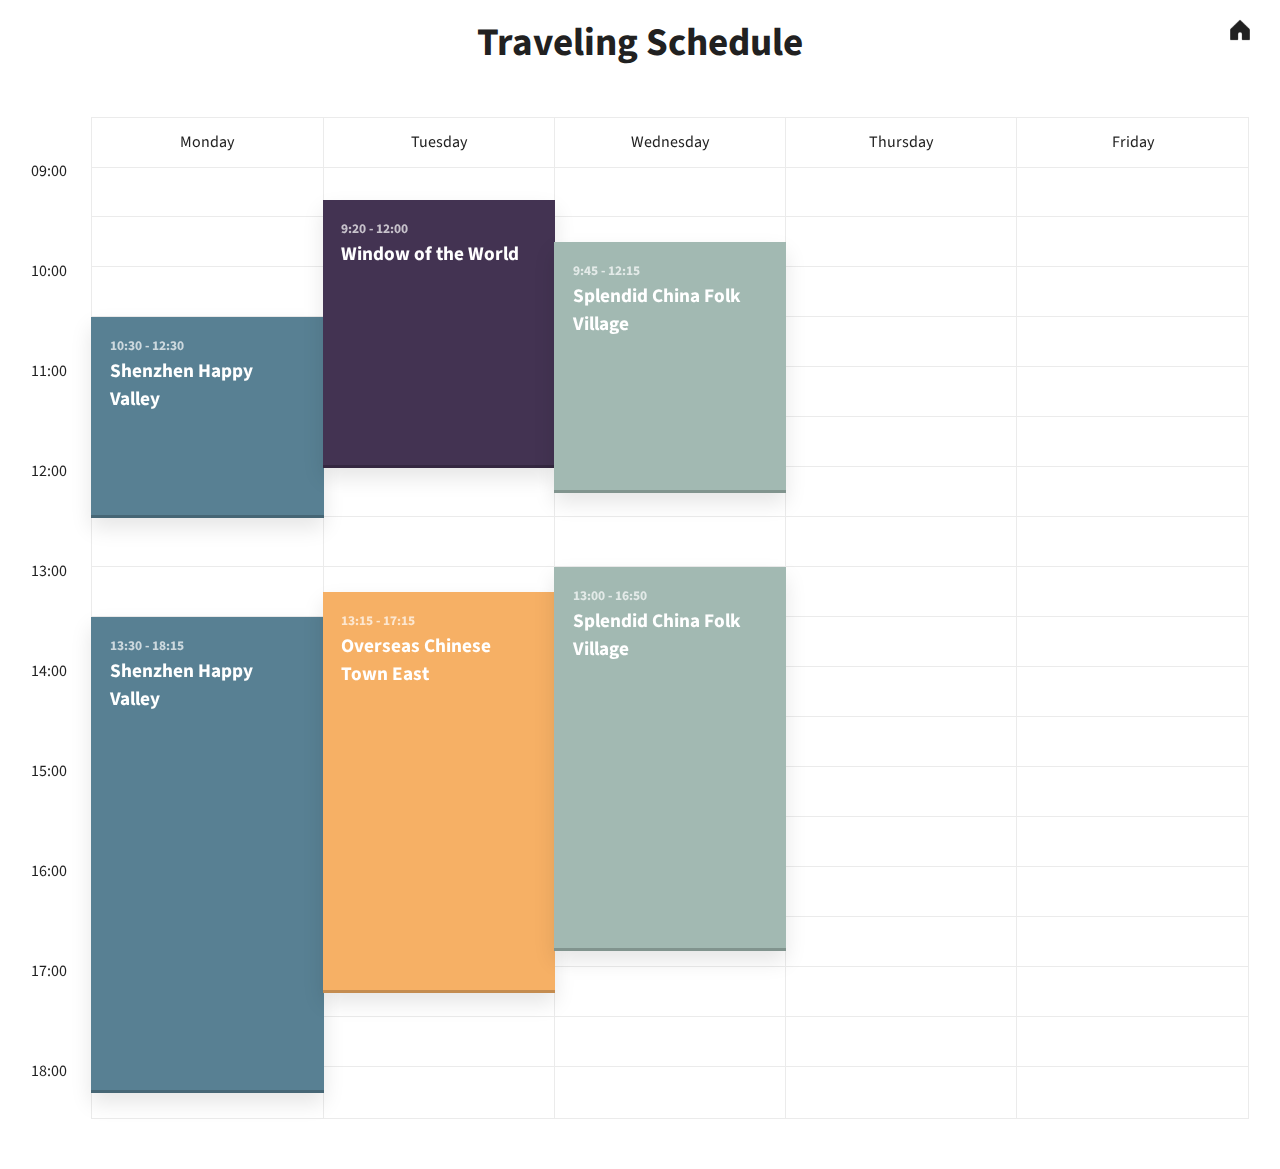
<file: timetable/index.html>
<!doctype html>
<html lang="en">
<head>
  <meta charset="UTF-8">
  <meta name="viewport" content="width=device-width, initial-scale=1">
  <script>document.getElementsByTagName("html")[0].className += " js";</script>
  <link rel="stylesheet" href="assets/css/style.css">
  <title>Timetable</title>
  <style>
    .return-button {
      position: fixed;
      top: 10px;
      right: 10px;
      color: white;
      padding: 10px 20px;
      border-radius: 4px;
      font-size: 16px;
      text-decoration: none;
  }
  </style>
</head>
<body>
  <header class="cd-main-header text-center flex flex-column flex-center">

    <h1 class="text-xl">Traveling Schedule</h1>
  </header>
  <a href="../main/index.html" class="return-button">
    <img src="../img/home.PNG" width="20px" height="20px">
  </a>
  <div class="cd-schedule cd-schedule--loading margin-top-lg margin-bottom-lg js-cd-schedule">
    <div class="cd-schedule__timeline">
      <ul>
        <li><span>09:00</span></li>
        <li><span>09:30</span></li>
        <li><span>10:00</span></li>
        <li><span>10:30</span></li>
        <li><span>11:00</span></li>
        <li><span>11:30</span></li>
        <li><span>12:00</span></li>
        <li><span>12:30</span></li>
        <li><span>13:00</span></li>
        <li><span>13:30</span></li>
        <li><span>14:00</span></li>
        <li><span>14:30</span></li>
        <li><span>15:00</span></li>
        <li><span>15:30</span></li>
        <li><span>16:00</span></li>
        <li><span>16:30</span></li>
        <li><span>17:00</span></li>
        <li><span>17:30</span></li>
        <li><span>18:00</span></li>
      </ul>
    </div> <!-- .cd-schedule__timeline -->
  
    <div class="cd-schedule__events">
      <ul>
        <li class="cd-schedule__group">
          <div class="cd-schedule__top-info"><span>Monday</span></div>
  
          <ul>
            <li class="cd-schedule__event">
              <a data-start="10:30" data-end="12:30" data-content="event_SZHV" data-event="event-1" href="#0">
                <em class="cd-schedule__name">Shenzhen Happy Valley</em>
              </a>
            </li>
  
            <li class="cd-schedule__event">
              <a data-start="13:30" data-end="18:15" data-content="event_SZHV" data-event="event-1" href="#0">
                <em class="cd-schedule__name">Shenzhen Happy Valley</em>
              </a>
            </li>
          </ul>
        </li>
  
        <li class="cd-schedule__group">
          <div class="cd-schedule__top-info"><span>Tuesday</span></div>
  
          <ul>
            <li class="cd-schedule__event">
              <a data-start="9:20" data-end="12:00"  data-content="event_WOW" data-event="event-2" href="#0">
                <em class="cd-schedule__name">Window of the World</em>
              </a>
            </li>
  
            <li class="cd-schedule__event">
              <a data-start="13:15" data-end="17:15"  data-content="event_OCTE" data-event="event-4" href="#0">
                <em class="cd-schedule__name">Overseas Chinese Town East</em>
              </a>
            </li>
  

          </ul>
        </li>
  
        <li class="cd-schedule__group">
          <div class="cd-schedule__top-info"><span>Wednesday</span></div>
  
          <ul>
            <li class="cd-schedule__event">
              <a data-start="9:45" data-end="12:15" data-content="event_SCFV" data-event="event-3" href="#0">
                <em class="cd-schedule__name">Splendid China Folk Village</em>
              </a>
            </li>
  
            <li class="cd-schedule__event">
              <a data-start="13:00" data-end="16:50" data-content="event_SCFV" data-event="event-3" href="#0">
                <em class="cd-schedule__name">Splendid China Folk Village</em>
              </a>
            </li>
          </ul>
        </li>
  
        <li class="cd-schedule__group">
          <div class="cd-schedule__top-info"><span>Thursday</span></div>
          <ul>
          </ul>
        </li>
  
        <li class="cd-schedule__group">
          <div class="cd-schedule__top-info"><span>Friday</span></div> 
          <ul>
          </ul>
        </li>
      </ul>
    </div>
  
    <div class="cd-schedule-modal">
      <header class="cd-schedule-modal__header">
        <div class="cd-schedule-modal__content">
          <span class="cd-schedule-modal__date"></span>
          <h3 class="cd-schedule-modal__name"></h3>
        </div>
  
        <div class="cd-schedule-modal__header-bg"></div>
      </header>
  
      <div class="cd-schedule-modal__body">
        <div class="cd-schedule-modal__event-info"></div>
        <div class="cd-schedule-modal__body-bg"></div>
      </div>
  
      <a href="#0" class="cd-schedule-modal__close text-replace">Close</a>
    </div>
  
    <div class="cd-schedule__cover-layer"></div>
  </div> <!-- .cd-schedule -->

  <script src="assets/js/util.js"></script> <!-- util functions included in the CodyHouse framework -->
  <script src="assets/js/main.js"></script>
</body>
</html>
</file>
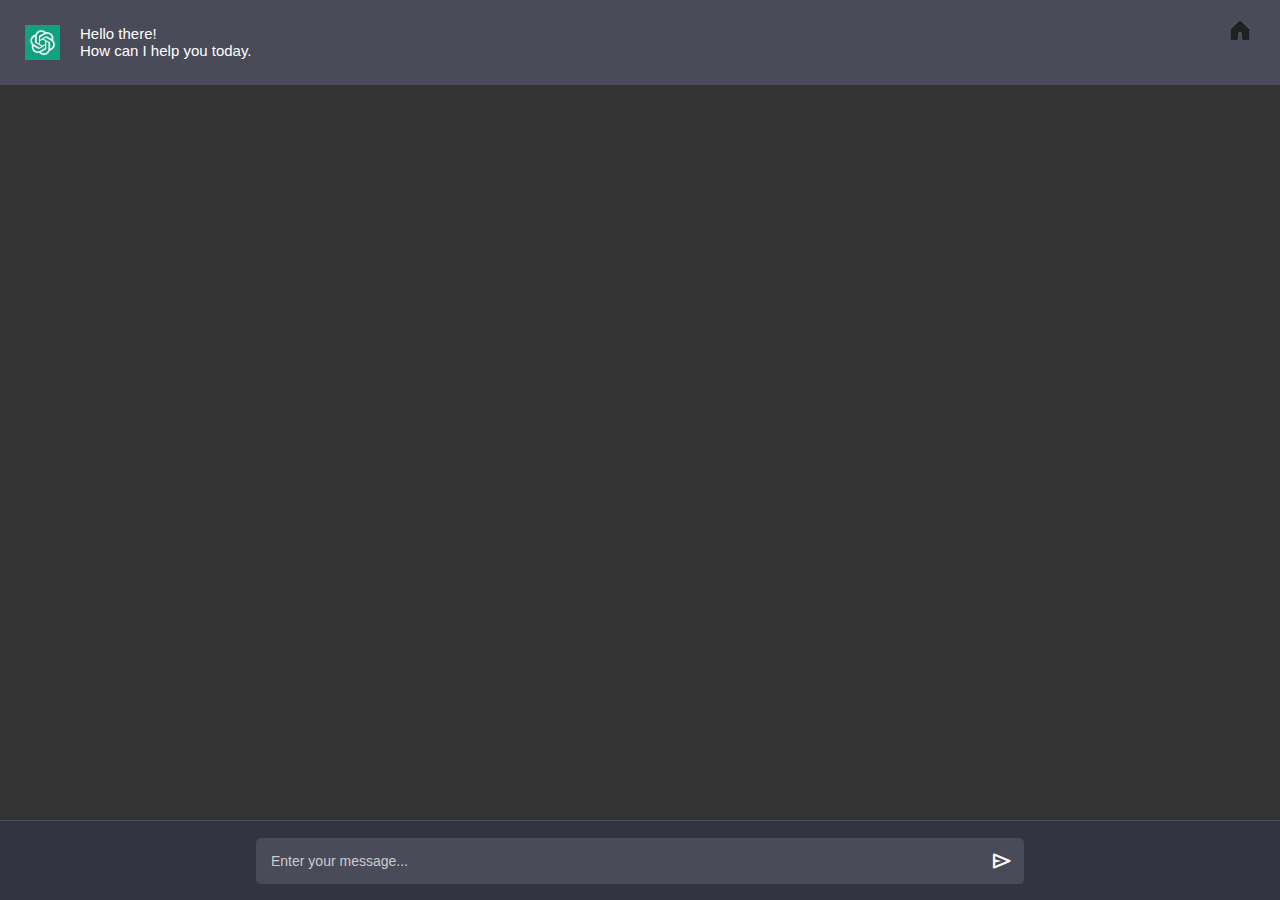
<file: chatbot.html>
<!DOCTYPE html>
<html lang="en">
<head>
  <meta charset="UTF-8">
  <meta http-equiv="X-UA-Compatible" content="IE=edge">
  <meta name="viewport" content="width=device-width, initial-scale=1.0">
  <link rel="stylesheet" href="chatbot.css">
  <link rel="stylesheet" href="https://fonts.googleapis.com/css2?family=Material+Symbols+Rounded:opsz,wght,FILL,GRAD@20..48,100..700,0..1,-50..200" />
  <link rel="preconnect" href="https://fonts.googleapis.com">
<link rel="preconnect" href="https://fonts.gstatic.com" crossorigin>
<link href="https://fonts.googleapis.com/css2?family=Poppins:wght@300&display=swap" rel="stylesheet">
  <title>Document</title>
</head>
<body>
  <div class="chatbox-wrapper">
    <div class="message-box">
      <div class="chat response">
        <img src="img/chatbot.jpg">
        <span>Hello there! <br> 
          How can I help you today.
        </span>
      </div>
    </div>
    <div class="messagebar">
      <div class="bar-wrapper">
        <input type="text" placeholder="Enter your message...">
        <button>
          <span class="material-symbols-rounded">
            send
            </span>
        </button>
      </div>
    </div>
  </div>
  <a href="./main/index.html" class="return-button">
    <img src="./img/home.PNG" width="20px" height="20px">
  </a>
  <script src="chatbot.js"></script>
</body>
</html>
</file>
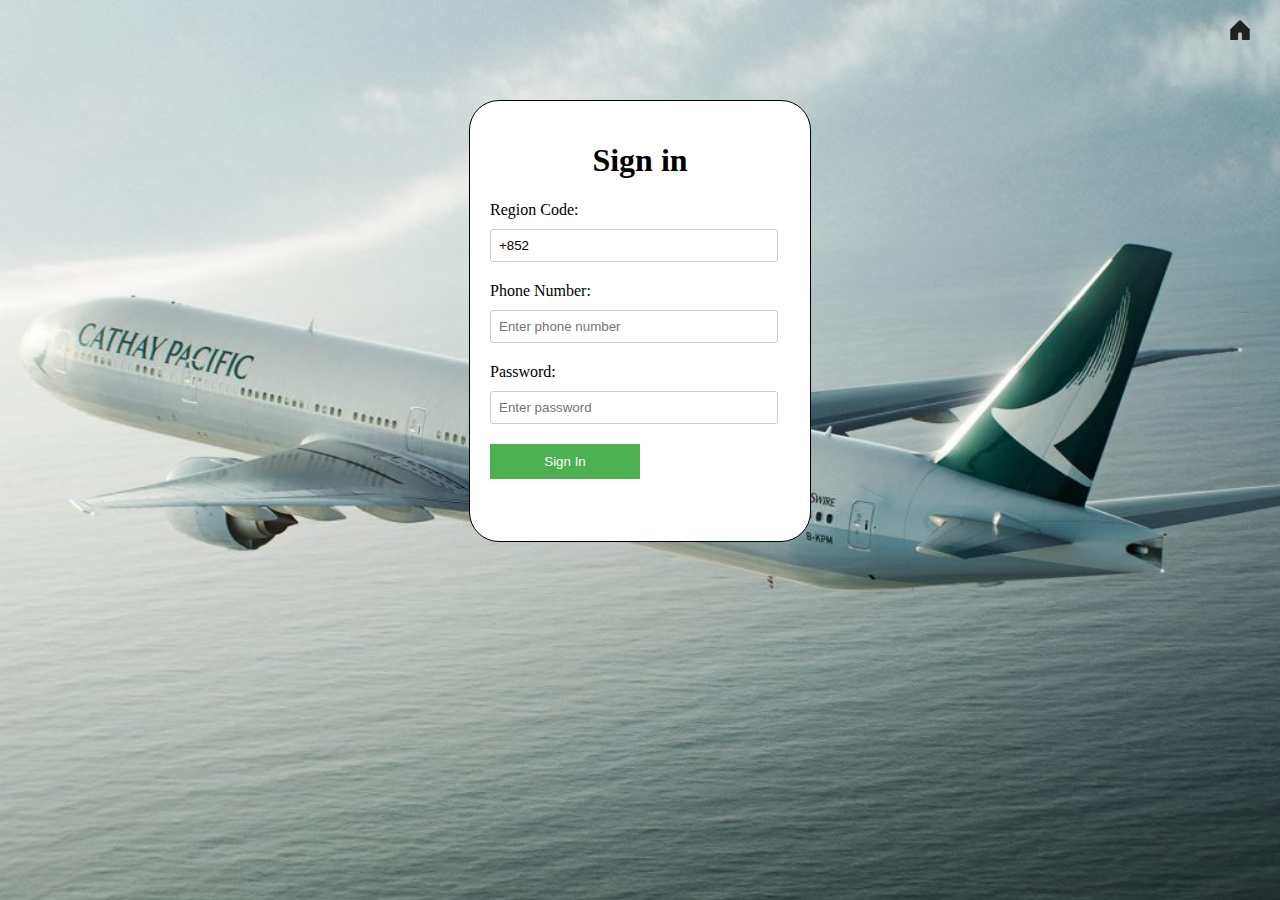
<file: login.html>
<!DOCTYPE html>
<html lang="en">
<head>
    <meta charset="UTF-8">
    <meta name="viewport" content="width=device-width, initial-scale=1.0">
    <title>Login</title>
    <link rel="stylesheet" href="login.css">
</head>
<body>
    <form>
        <h1>Sign in</h1>
        <label for="region">Region Code:</label>
        <input type="text" id="region" name="region" value="+852 " placeholder="Enter region code" required>
    
        <label for="phone">Phone Number:</label>
        <input type="tel" id="phone" name="phone" placeholder="Enter phone number" required>
    
        <label for="password">Password:</label>
        <input type="password" id="password" name="password" placeholder="Enter password" required>
    
        <input type="submit" value="Sign In">
    </form>
    <a href="./main/index.html" class="return-button">
        <img src="./img/home.PNG" width="20px" height="20px">
    </a>
</body>
</html>
</file>
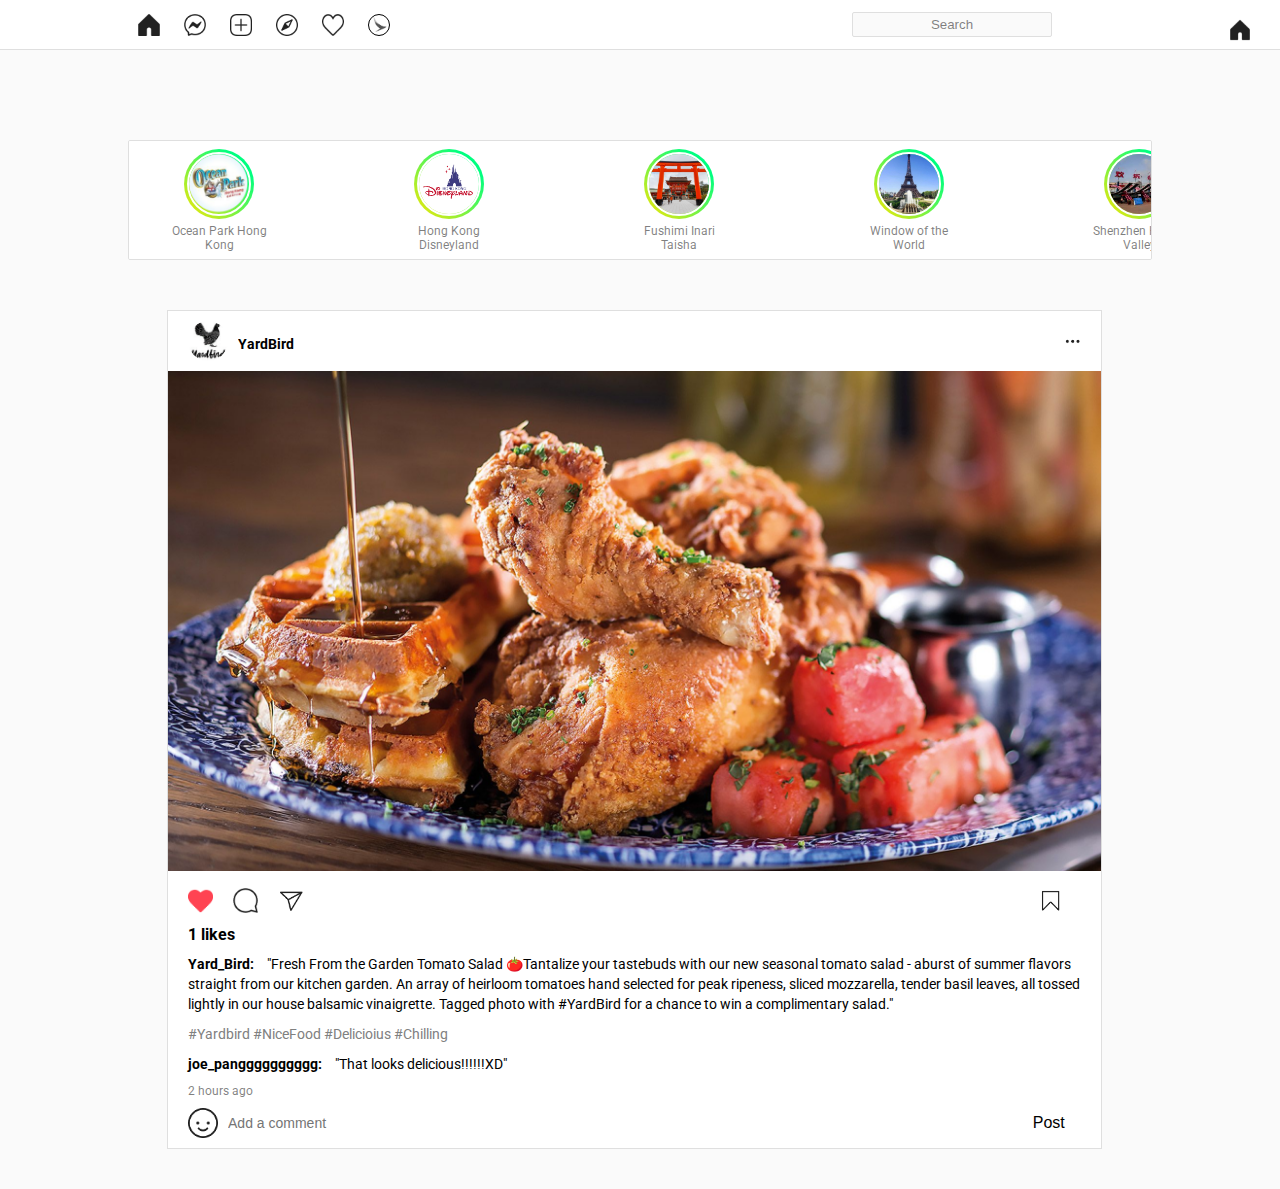
<file: rating.html>
<!DOCTYPE html>
<html lang="en">
<head>
  <meta charset="UTF-8">
  <meta name="viewport" content="width=device-width, initial-scale=1.0">
  <link rel="stylesheet" href="rating.css">
  <script src="rating.js"></script>
  <title>Rating</title>
</head>
<body>
  <nav class="navbar">
    <div class="nav-wrapper">
        <input type="text" class="search-box" placeholder="search">
        <div class="nav-items">
            <img src="img/home.PNG" class="icon" alt="">
            <img src="img/messenger.PNG" class="icon" alt="">
            <img src="img/add.PNG" class="icon" alt="">
            <img src="img/explore.PNG" class="icon" alt="">
            <img src="img/like.PNG" class="icon" alt="">
            <div class="icon user-profile"></div>
        </div>
    </div>
  </nav>
  <section class="main">
    <div class="wrapper">
      <div class="left-col">
        <div class="status-wrapper">
        <div class="status-card">
            <div class="profile-pic"><img src="img/HKOP.png" alt=""></div>
            <p class="username">Ocean Park Hong Kong </p>
        </div>
        <div class="status-card">
            <div class="profile-pic"><img src="img/HKDN.png" alt=""></div>
            <p class="username">Hong Kong Disneyland</p>
        </div>
        <div class="status-card">
            <div class="profile-pic"><img src="img/FIT.jpg" alt=""></div>
            <p class="username">Fushimi Inari Taisha</p>
        </div>
        <div class="status-card">
          <div class="profile-pic"><img src="img/WOW.jpg" alt=""></div>
          <p class="username">Window of the World</p>
        </div>
        <div class="status-card">
          <div class="profile-pic"><img src="img/SZHV.jpg" alt=""></div>
          <p class="username">Shenzhen Happy Valley</p>
        </div>
        <div class="status-card">
          <div class="profile-pic"><img src="img/USH.jpg" alt=""></div>
          <p class="username">Universal Studios Hollywood</p>
        </div>
      </div>
    </div>
  </section>

<section class="main">
  <div class="wrapper">
    <div class="left-col">
      <div class="post">
        <div class="info">
          <div class="user">
            <div class="profile-pic"><img src="img/yardbird_icon.png" alt=""></div>
              <p class="username">YardBird</p>
            </div>
            <img src="img/option.PNG" class="options" alt="">
          </div>
          <img src="img/yb_img.jpeg" class="post-image" alt="">
          <div class="post-content">
            <div class="reaction-wrapper">
              <img src="img/heart.png" class="icon" alt="" onclick="likePost()" >
              <img src="img/comment.PNG" class="icon" alt="">
              <img src="img/send.PNG" class="icon" alt="">
              <img src="img/save.PNG" class="save icon" alt="">
            </div>
            <p class="likes" id="likeCount">1 likes</p>
            <p class="description"><span>Yard_Bird:</span> "Fresh From the Garden Tomato Salad 🍅Tantalize your tastebuds with our new seasonal tomato salad - aburst of summer flavors straight from our kitchen garden. An array of heirloom tomatoes hand selected for peak ripeness, sliced mozzarella, tender basil leaves, all tossed lightly in our house balsamic vinaigrette.  Tagged photo with #YardBird for a chance to win a complimentary salad."</p>
            <p class="description" style="color: gray;"> #Yardbird #NiceFood #Delicioius #Chilling</p>

            <p class="description"><span>joe_pangggggggggg: </span> "That looks delicious!!!!!!XD"</p>
            <p class="post-time">2 hours ago</p>
          </div>
        <div class="comment-wrapper">
          <img src="img/smile.PNG" class="icon" alt="">
          <input type="text" class="comment-box" placeholder="Add a comment">
          <button class="comment-btn">post</button>
        </div>
        </div>
      </div>
    </div>
  </div>
</section>
<a href="./main/index.html" class="return-button">
  <img src="./img/home.PNG" width="20px" height="20px">
</a>
</body>
</html>
</file>
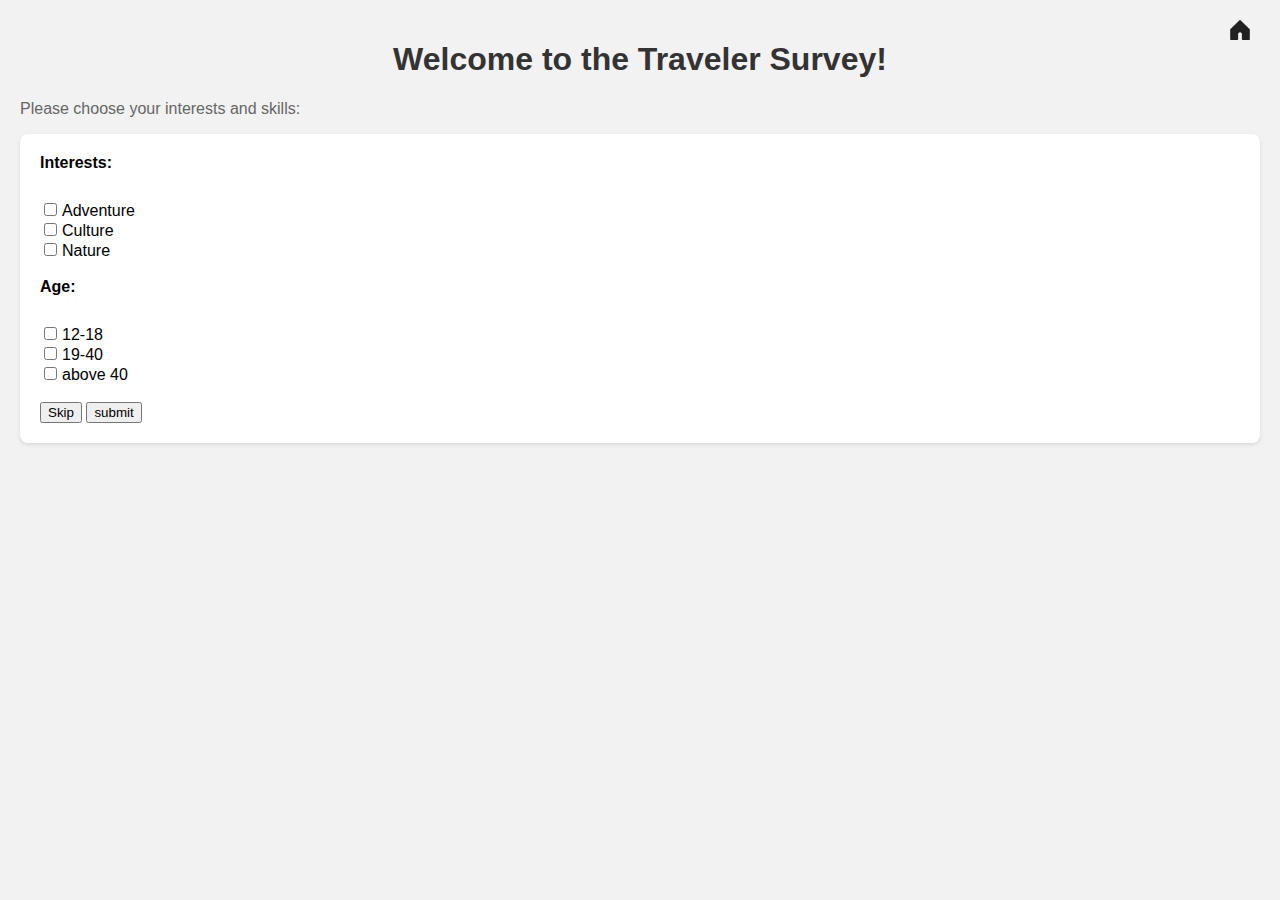
<file: survey.html>
<!DOCTYPE html>
<html>
  <head>
    <meta charset="UTF-8">
    <meta http-equiv="X-UA-Compatible" content="IE=edge">
    <meta name="viewport" content="width=device-width, initial-scale=1.0">
    <link rel="stylesheet" href="survey.css">
    <title>Traveler Survey</title>
    <script>
      function showSkipPopup() {
        var skipPopup = document.getElementById("skipPopup");
        skipPopup.style.display = "block";
      }
      
      function showGoPopup() {
        var goPopup = document.getElementById("goPopup");
        goPopup.style.display = "block";
      }
      
      function closePopup(popupId) {
        var popup = document.getElementById(popupId);
        popup.style.display = "none";
      }
    </script>
  </head>
  <body>
    <h1>Welcome to the Traveler Survey!</h1>
    <p>Please choose your interests and skills:</p>

    <form action="survey.html" method="get">
      <label for="interests">Interests:</label><br>
      <input type="checkbox" name="interests" value="adventure">Adventure<br>
      <input type="checkbox" name="interests" value="culture">Culture<br>
      <input type="checkbox" name="interests" value="nature">Nature<br>
      <br>
      <label for="Age">Age:</label><br>
      <input type="checkbox" name="Age" value="12-18">12-18<br>
      <input type="checkbox" name="Age" value="19-40">19-40<br>
      <input type="checkbox" name="Age" value="above 40">above 40<br>
      <br>
      <input type="button" value="Skip" onclick="showSkipPopup()" >
      <input type="button" value="submit" onclick="showGoPopup()"   >
    </form>
    
    <!-- Skip Popup -->
    <div id="skipPopup" class="popup" style="display: none;">
      <h2>Skip Survey</h2>
      <p>You have chosen to skip the survey. Thank you for your feedback!</p>
      <button onclick="closePopup('skipPopup')">Close</button>
    </div>
    
    <!-- Go Popup -->
    <div id="goPopup" class="popup" style="display: none;">
      <h2>Complete Survey</h2>
      <p>Thank you for completing the survey!</p>
      <button onclick="closePopup('goPopup')">Close</button>
    </div>
    <a href="./main/index.html" class="return-button">
      <img src="./img/home.PNG" width="20px" height="20px">
    </a>
  </body>
</html>
</file>
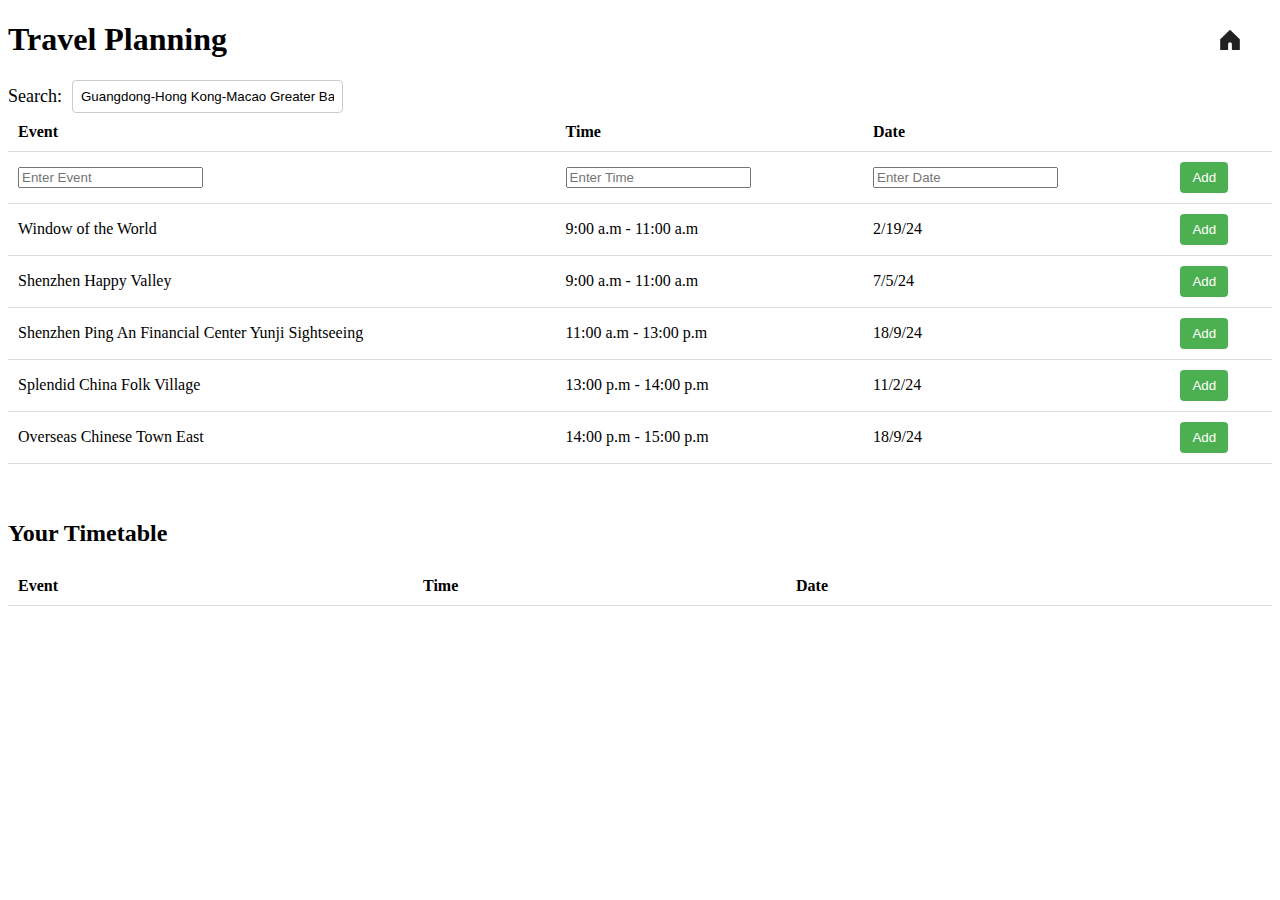
<file: table.html>
<!DOCTYPE html>
<html>
<head>
  <meta charset="UTF-8">
  <meta name="viewport" content="width=device-width, initial-scale=1.0">
  <title>Event Timetable</title>
  <link rel="stylesheet" href="table.css">
  <script src="table.js"></script>
</head>
<body>
  <h1>Travel Planning</h1>
  <div style="display: flex; align-items: center;">
    <label for="search" style="margin-right: 10px; font-size: 18px;">Search:</label>
    <input type="text" id="search" name="search" value="Guangdong-Hong Kong-Macao Greater Bay Area" style="width: 20%; padding: 8px; border-radius: 4px; border: 1px solid #ccc;">
  </div>
  <table>
    <thead>
      <tr>
        <th>Event</th>
        <th>Time</th>
        <th>Date</th>
        <th></th>
      </tr>
    </thead>
    <tbody>
      <tr id="event-">
        <td><input type="text" id="event-title" placeholder="Enter Event"></td>
        <td><input type="text" id="event-time" placeholder="Enter Time"></td>
        <td><input type="text" id="event-date" placeholder="Enter Date"></td>
        <td><button class="add-button" onclick="addToTimetable()">Add</button></td>
      </tr>
      <tr id="event-1">
        <td>Window of the World</td>
        <td>9:00 a.m - 11:00 a.m</td>
        <td>2/19/24</td>
        <td><button class="add-button" onclick="addToTimetable(1)">Add</button></td>
      </tr>
      <tr id="event-2">
        <td>Shenzhen Happy Valley</td>
        <td>9:00 a.m - 11:00 a.m</td>
        <td>7/5/24</td>
        <td><button class="add-button" onclick="addToTimetable(2)">Add</button></td>
      </tr>
      <tr id="event-3">
        <td>Shenzhen Ping An Financial Center Yunji Sightseeing</td>
        <td>11:00 a.m - 13:00 p.m</td>
        <td>18/9/24</td>
        <td><button class="add-button" onclick="addToTimetable(3)">Add</button></td>
      </tr>
      <tr id="event-4">
        <td>Splendid China Folk Village</td>
        <td>13:00 p.m - 14:00 p.m</td>
        <td>11/2/24</td>
        <td><button class="add-button" onclick="addToTimetable(4)">Add</button></td>
      </tr>
      <tr id="event-5">
        <td>Overseas Chinese Town East</td>
        <td>14:00 p.m - 15:00 p.m</td>
        <td>18/9/24</td>
        <td><button class="add-button" onclick="addToTimetable(5)">Add</button></td>
      </tr>
    </tbody>
  </table>

  <br>
  <br>
  <div class="timetable">
    <h2 class="timetable-title">Your Timetable</h2>
    <table id="timetable-events">
      <thead>
        <tr>
          <th>Event</th>
          <th>Time</th>
          <th>Date</th>
          <th></th>
        </tr>
      </thead>
      <tbody>
        <!-- Populated dynamically through JavaScript -->
      </tbody>
    </table>
  </div>
  <a href="./main/index.html" class="return-button">
    <img src="./img/home.PNG" width="20px" height="20px">
  </a>
</body>
</html>
</file>
<file: timetable/assets/css/style.css>
@import url("https://fonts.googleapis.com/css?family=Source+Sans+Pro:400,600");*,*::after,*::before{box-sizing:inherit}*{font:inherit}html,body,div,span,applet,object,iframe,h1,h2,h3,h4,h5,h6,p,blockquote,pre,a,abbr,acronym,address,big,cite,code,del,dfn,em,img,ins,kbd,q,s,samp,small,strike,strong,sub,sup,tt,var,b,u,i,center,dl,dt,dd,ol,ul,li,fieldset,form,label,legend,table,caption,tbody,tfoot,thead,tr,th,td,article,aside,canvas,details,embed,figure,figcaption,footer,header,hgroup,menu,nav,output,ruby,section,summary,time,mark,audio,video,hr{margin:0;padding:0;border:0}html{box-sizing:border-box}body{background-color:hsl(0, 0%, 100%);background-color:var(--color-bg, white)}article,aside,details,figcaption,figure,footer,header,hgroup,menu,nav,section,main,form legend{display:block}ol,ul{list-style:none}blockquote,q{quotes:none}button,input,textarea,select{margin:0}.btn,.form-control,.link,.reset{background-color:transparent;padding:0;border:0;border-radius:0;color:inherit;line-height:inherit;-webkit-appearance:none;-moz-appearance:none;appearance:none}select.form-control::-ms-expand{display:none}textarea{resize:vertical;overflow:auto;vertical-align:top}input::-ms-clear{display:none}table{border-collapse:collapse;border-spacing:0}img,video,svg{max-width:100%}[data-theme]{background-color:hsl(0, 0%, 100%);background-color:var(--color-bg, #fff);color:hsl(240, 4%, 20%);color:var(--color-contrast-high, #313135)}:root{--space-unit:  1em;--space-xxxxs: calc(0.125*var(--space-unit));--space-xxxs:  calc(0.25*var(--space-unit));--space-xxs:   calc(0.375*var(--space-unit));--space-xs:    calc(0.5*var(--space-unit));--space-sm:    calc(0.75*var(--space-unit));--space-md:    calc(1.25*var(--space-unit));--space-lg:    calc(2*var(--space-unit));--space-xl:    calc(3.25*var(--space-unit));--space-xxl:   calc(5.25*var(--space-unit));--space-xxxl:  calc(8.5*var(--space-unit));--space-xxxxl: calc(13.75*var(--space-unit));--component-padding: var(--space-md)}:root{--max-width-xxs: 32rem;--max-width-xs:  38rem;--max-width-sm:  48rem;--max-width-md:  64rem;--max-width-lg:  80rem;--max-width-xl:  90rem;--max-width-xxl: 120rem}.container{width:calc(100% - 1.25em);width:calc(100% - 2*var(--component-padding));margin-left:auto;margin-right:auto}.max-width-xxs{max-width:32rem;max-width:var(--max-width-xxs)}.max-width-xs{max-width:38rem;max-width:var(--max-width-xs)}.max-width-sm{max-width:48rem;max-width:var(--max-width-sm)}.max-width-md{max-width:64rem;max-width:var(--max-width-md)}.max-width-lg{max-width:80rem;max-width:var(--max-width-lg)}.max-width-xl{max-width:90rem;max-width:var(--max-width-xl)}.max-width-xxl{max-width:120rem;max-width:var(--max-width-xxl)}.max-width-adaptive-sm{max-width:38rem;max-width:var(--max-width-xs)}@media (min-width: 64rem){.max-width-adaptive-sm{max-width:48rem;max-width:var(--max-width-sm)}}.max-width-adaptive-md{max-width:38rem;max-width:var(--max-width-xs)}@media (min-width: 64rem){.max-width-adaptive-md{max-width:64rem;max-width:var(--max-width-md)}}.max-width-adaptive,.max-width-adaptive-lg{max-width:38rem;max-width:var(--max-width-xs)}@media (min-width: 64rem){.max-width-adaptive,.max-width-adaptive-lg{max-width:64rem;max-width:var(--max-width-md)}}@media (min-width: 90rem){.max-width-adaptive,.max-width-adaptive-lg{max-width:80rem;max-width:var(--max-width-lg)}}.max-width-adaptive-xl{max-width:38rem;max-width:var(--max-width-xs)}@media (min-width: 64rem){.max-width-adaptive-xl{max-width:64rem;max-width:var(--max-width-md)}}@media (min-width: 90rem){.max-width-adaptive-xl{max-width:90rem;max-width:var(--max-width-xl)}}.grid{--grid-gap: 0px;display:-ms-flexbox;display:flex;-ms-flex-wrap:wrap;flex-wrap:wrap}.grid>*{-ms-flex-preferred-size:100%;flex-basis:100%}[class*="grid-gap"]{margin-bottom:1em * -1;margin-bottom:calc(var(--grid-gap, 1em)*-1);margin-right:1em * -1;margin-right:calc(var(--grid-gap, 1em)*-1)}[class*="grid-gap"]>*{margin-bottom:1em;margin-bottom:var(--grid-gap, 1em);margin-right:1em;margin-right:var(--grid-gap, 1em)}.grid-gap-xxxxs{--grid-gap: var(--space-xxxxs)}.grid-gap-xxxs{--grid-gap: var(--space-xxxs)}.grid-gap-xxs{--grid-gap: var(--space-xxs)}.grid-gap-xs{--grid-gap: var(--space-xs)}.grid-gap-sm{--grid-gap: var(--space-sm)}.grid-gap-md{--grid-gap: var(--space-md)}.grid-gap-lg{--grid-gap: var(--space-lg)}.grid-gap-xl{--grid-gap: var(--space-xl)}.grid-gap-xxl{--grid-gap: var(--space-xxl)}.grid-gap-xxxl{--grid-gap: var(--space-xxxl)}.grid-gap-xxxxl{--grid-gap: var(--space-xxxxl)}.col{-ms-flex-positive:1;flex-grow:1;-ms-flex-preferred-size:0;flex-basis:0;max-width:100%}.col-1{-ms-flex-preferred-size:calc(8.33% - 0.01px - 1em);-ms-flex-preferred-size:calc(8.33% - 0.01px - var(--grid-gap, 1em));flex-basis:calc(8.33% - 0.01px - 1em);flex-basis:calc(8.33% - 0.01px - var(--grid-gap, 1em));max-width:calc(8.33% - 0.01px - 1em);max-width:calc(8.33% - 0.01px - var(--grid-gap, 1em))}.col-2{-ms-flex-preferred-size:calc(16.66% - 0.01px - 1em);-ms-flex-preferred-size:calc(16.66% - 0.01px - var(--grid-gap, 1em));flex-basis:calc(16.66% - 0.01px - 1em);flex-basis:calc(16.66% - 0.01px - var(--grid-gap, 1em));max-width:calc(16.66% - 0.01px - 1em);max-width:calc(16.66% - 0.01px - var(--grid-gap, 1em))}.col-3{-ms-flex-preferred-size:calc(25% - 0.01px - 1em);-ms-flex-preferred-size:calc(25% - 0.01px - var(--grid-gap, 1em));flex-basis:calc(25% - 0.01px - 1em);flex-basis:calc(25% - 0.01px - var(--grid-gap, 1em));max-width:calc(25% - 0.01px - 1em);max-width:calc(25% - 0.01px - var(--grid-gap, 1em))}.col-4{-ms-flex-preferred-size:calc(33.33% - 0.01px - 1em);-ms-flex-preferred-size:calc(33.33% - 0.01px - var(--grid-gap, 1em));flex-basis:calc(33.33% - 0.01px - 1em);flex-basis:calc(33.33% - 0.01px - var(--grid-gap, 1em));max-width:calc(33.33% - 0.01px - 1em);max-width:calc(33.33% - 0.01px - var(--grid-gap, 1em))}.col-5{-ms-flex-preferred-size:calc(41.66% - 0.01px - 1em);-ms-flex-preferred-size:calc(41.66% - 0.01px - var(--grid-gap, 1em));flex-basis:calc(41.66% - 0.01px - 1em);flex-basis:calc(41.66% - 0.01px - var(--grid-gap, 1em));max-width:calc(41.66% - 0.01px - 1em);max-width:calc(41.66% - 0.01px - var(--grid-gap, 1em))}.col-6{-ms-flex-preferred-size:calc(50% - 0.01px - 1em);-ms-flex-preferred-size:calc(50% - 0.01px - var(--grid-gap, 1em));flex-basis:calc(50% - 0.01px - 1em);flex-basis:calc(50% - 0.01px - var(--grid-gap, 1em));max-width:calc(50% - 0.01px - 1em);max-width:calc(50% - 0.01px - var(--grid-gap, 1em))}.col-7{-ms-flex-preferred-size:calc(58.33% - 0.01px - 1em);-ms-flex-preferred-size:calc(58.33% - 0.01px - var(--grid-gap, 1em));flex-basis:calc(58.33% - 0.01px - 1em);flex-basis:calc(58.33% - 0.01px - var(--grid-gap, 1em));max-width:calc(58.33% - 0.01px - 1em);max-width:calc(58.33% - 0.01px - var(--grid-gap, 1em))}.col-8{-ms-flex-preferred-size:calc(66.66% - 0.01px - 1em);-ms-flex-preferred-size:calc(66.66% - 0.01px - var(--grid-gap, 1em));flex-basis:calc(66.66% - 0.01px - 1em);flex-basis:calc(66.66% - 0.01px - var(--grid-gap, 1em));max-width:calc(66.66% - 0.01px - 1em);max-width:calc(66.66% - 0.01px - var(--grid-gap, 1em))}.col-9{-ms-flex-preferred-size:calc(75% - 0.01px - 1em);-ms-flex-preferred-size:calc(75% - 0.01px - var(--grid-gap, 1em));flex-basis:calc(75% - 0.01px - 1em);flex-basis:calc(75% - 0.01px - var(--grid-gap, 1em));max-width:calc(75% - 0.01px - 1em);max-width:calc(75% - 0.01px - var(--grid-gap, 1em))}.col-10{-ms-flex-preferred-size:calc(83.33% - 0.01px - 1em);-ms-flex-preferred-size:calc(83.33% - 0.01px - var(--grid-gap, 1em));flex-basis:calc(83.33% - 0.01px - 1em);flex-basis:calc(83.33% - 0.01px - var(--grid-gap, 1em));max-width:calc(83.33% - 0.01px - 1em);max-width:calc(83.33% - 0.01px - var(--grid-gap, 1em))}.col-11{-ms-flex-preferred-size:calc(91.66% - 0.01px - 1em);-ms-flex-preferred-size:calc(91.66% - 0.01px - var(--grid-gap, 1em));flex-basis:calc(91.66% - 0.01px - 1em);flex-basis:calc(91.66% - 0.01px - var(--grid-gap, 1em));max-width:calc(91.66% - 0.01px - 1em);max-width:calc(91.66% - 0.01px - var(--grid-gap, 1em))}.col-12{-ms-flex-preferred-size:calc(100% - 0.01px - 1em);-ms-flex-preferred-size:calc(100% - 0.01px - var(--grid-gap, 1em));flex-basis:calc(100% - 0.01px - 1em);flex-basis:calc(100% - 0.01px - var(--grid-gap, 1em));max-width:calc(100% - 0.01px - 1em);max-width:calc(100% - 0.01px - var(--grid-gap, 1em))}@media (min-width: 32rem){.col\@xs{-ms-flex-positive:1;flex-grow:1;-ms-flex-preferred-size:0;flex-basis:0;max-width:100%}.col-1\@xs{-ms-flex-preferred-size:calc(8.33% - 0.01px - 1em);-ms-flex-preferred-size:calc(8.33% - 0.01px - var(--grid-gap, 1em));flex-basis:calc(8.33% - 0.01px - 1em);flex-basis:calc(8.33% - 0.01px - var(--grid-gap, 1em));max-width:calc(8.33% - 0.01px - 1em);max-width:calc(8.33% - 0.01px - var(--grid-gap, 1em))}.col-2\@xs{-ms-flex-preferred-size:calc(16.66% - 0.01px - 1em);-ms-flex-preferred-size:calc(16.66% - 0.01px - var(--grid-gap, 1em));flex-basis:calc(16.66% - 0.01px - 1em);flex-basis:calc(16.66% - 0.01px - var(--grid-gap, 1em));max-width:calc(16.66% - 0.01px - 1em);max-width:calc(16.66% - 0.01px - var(--grid-gap, 1em))}.col-3\@xs{-ms-flex-preferred-size:calc(25% - 0.01px - 1em);-ms-flex-preferred-size:calc(25% - 0.01px - var(--grid-gap, 1em));flex-basis:calc(25% - 0.01px - 1em);flex-basis:calc(25% - 0.01px - var(--grid-gap, 1em));max-width:calc(25% - 0.01px - 1em);max-width:calc(25% - 0.01px - var(--grid-gap, 1em))}.col-4\@xs{-ms-flex-preferred-size:calc(33.33% - 0.01px - 1em);-ms-flex-preferred-size:calc(33.33% - 0.01px - var(--grid-gap, 1em));flex-basis:calc(33.33% - 0.01px - 1em);flex-basis:calc(33.33% - 0.01px - var(--grid-gap, 1em));max-width:calc(33.33% - 0.01px - 1em);max-width:calc(33.33% - 0.01px - var(--grid-gap, 1em))}.col-5\@xs{-ms-flex-preferred-size:calc(41.66% - 0.01px - 1em);-ms-flex-preferred-size:calc(41.66% - 0.01px - var(--grid-gap, 1em));flex-basis:calc(41.66% - 0.01px - 1em);flex-basis:calc(41.66% - 0.01px - var(--grid-gap, 1em));max-width:calc(41.66% - 0.01px - 1em);max-width:calc(41.66% - 0.01px - var(--grid-gap, 1em))}.col-6\@xs{-ms-flex-preferred-size:calc(50% - 0.01px - 1em);-ms-flex-preferred-size:calc(50% - 0.01px - var(--grid-gap, 1em));flex-basis:calc(50% - 0.01px - 1em);flex-basis:calc(50% - 0.01px - var(--grid-gap, 1em));max-width:calc(50% - 0.01px - 1em);max-width:calc(50% - 0.01px - var(--grid-gap, 1em))}.col-7\@xs{-ms-flex-preferred-size:calc(58.33% - 0.01px - 1em);-ms-flex-preferred-size:calc(58.33% - 0.01px - var(--grid-gap, 1em));flex-basis:calc(58.33% - 0.01px - 1em);flex-basis:calc(58.33% - 0.01px - var(--grid-gap, 1em));max-width:calc(58.33% - 0.01px - 1em);max-width:calc(58.33% - 0.01px - var(--grid-gap, 1em))}.col-8\@xs{-ms-flex-preferred-size:calc(66.66% - 0.01px - 1em);-ms-flex-preferred-size:calc(66.66% - 0.01px - var(--grid-gap, 1em));flex-basis:calc(66.66% - 0.01px - 1em);flex-basis:calc(66.66% - 0.01px - var(--grid-gap, 1em));max-width:calc(66.66% - 0.01px - 1em);max-width:calc(66.66% - 0.01px - var(--grid-gap, 1em))}.col-9\@xs{-ms-flex-preferred-size:calc(75% - 0.01px - 1em);-ms-flex-preferred-size:calc(75% - 0.01px - var(--grid-gap, 1em));flex-basis:calc(75% - 0.01px - 1em);flex-basis:calc(75% - 0.01px - var(--grid-gap, 1em));max-width:calc(75% - 0.01px - 1em);max-width:calc(75% - 0.01px - var(--grid-gap, 1em))}.col-10\@xs{-ms-flex-preferred-size:calc(83.33% - 0.01px - 1em);-ms-flex-preferred-size:calc(83.33% - 0.01px - var(--grid-gap, 1em));flex-basis:calc(83.33% - 0.01px - 1em);flex-basis:calc(83.33% - 0.01px - var(--grid-gap, 1em));max-width:calc(83.33% - 0.01px - 1em);max-width:calc(83.33% - 0.01px - var(--grid-gap, 1em))}.col-11\@xs{-ms-flex-preferred-size:calc(91.66% - 0.01px - 1em);-ms-flex-preferred-size:calc(91.66% - 0.01px - var(--grid-gap, 1em));flex-basis:calc(91.66% - 0.01px - 1em);flex-basis:calc(91.66% - 0.01px - var(--grid-gap, 1em));max-width:calc(91.66% - 0.01px - 1em);max-width:calc(91.66% - 0.01px - var(--grid-gap, 1em))}.col-12\@xs{-ms-flex-preferred-size:calc(100% - 0.01px - 1em);-ms-flex-preferred-size:calc(100% - 0.01px - var(--grid-gap, 1em));flex-basis:calc(100% - 0.01px - 1em);flex-basis:calc(100% - 0.01px - var(--grid-gap, 1em));max-width:calc(100% - 0.01px - 1em);max-width:calc(100% - 0.01px - var(--grid-gap, 1em))}}@media (min-width: 48rem){.col\@sm{-ms-flex-positive:1;flex-grow:1;-ms-flex-preferred-size:0;flex-basis:0;max-width:100%}.col-1\@sm{-ms-flex-preferred-size:calc(8.33% - 0.01px - 1em);-ms-flex-preferred-size:calc(8.33% - 0.01px - var(--grid-gap, 1em));flex-basis:calc(8.33% - 0.01px - 1em);flex-basis:calc(8.33% - 0.01px - var(--grid-gap, 1em));max-width:calc(8.33% - 0.01px - 1em);max-width:calc(8.33% - 0.01px - var(--grid-gap, 1em))}.col-2\@sm{-ms-flex-preferred-size:calc(16.66% - 0.01px - 1em);-ms-flex-preferred-size:calc(16.66% - 0.01px - var(--grid-gap, 1em));flex-basis:calc(16.66% - 0.01px - 1em);flex-basis:calc(16.66% - 0.01px - var(--grid-gap, 1em));max-width:calc(16.66% - 0.01px - 1em);max-width:calc(16.66% - 0.01px - var(--grid-gap, 1em))}.col-3\@sm{-ms-flex-preferred-size:calc(25% - 0.01px - 1em);-ms-flex-preferred-size:calc(25% - 0.01px - var(--grid-gap, 1em));flex-basis:calc(25% - 0.01px - 1em);flex-basis:calc(25% - 0.01px - var(--grid-gap, 1em));max-width:calc(25% - 0.01px - 1em);max-width:calc(25% - 0.01px - var(--grid-gap, 1em))}.col-4\@sm{-ms-flex-preferred-size:calc(33.33% - 0.01px - 1em);-ms-flex-preferred-size:calc(33.33% - 0.01px - var(--grid-gap, 1em));flex-basis:calc(33.33% - 0.01px - 1em);flex-basis:calc(33.33% - 0.01px - var(--grid-gap, 1em));max-width:calc(33.33% - 0.01px - 1em);max-width:calc(33.33% - 0.01px - var(--grid-gap, 1em))}.col-5\@sm{-ms-flex-preferred-size:calc(41.66% - 0.01px - 1em);-ms-flex-preferred-size:calc(41.66% - 0.01px - var(--grid-gap, 1em));flex-basis:calc(41.66% - 0.01px - 1em);flex-basis:calc(41.66% - 0.01px - var(--grid-gap, 1em));max-width:calc(41.66% - 0.01px - 1em);max-width:calc(41.66% - 0.01px - var(--grid-gap, 1em))}.col-6\@sm{-ms-flex-preferred-size:calc(50% - 0.01px - 1em);-ms-flex-preferred-size:calc(50% - 0.01px - var(--grid-gap, 1em));flex-basis:calc(50% - 0.01px - 1em);flex-basis:calc(50% - 0.01px - var(--grid-gap, 1em));max-width:calc(50% - 0.01px - 1em);max-width:calc(50% - 0.01px - var(--grid-gap, 1em))}.col-7\@sm{-ms-flex-preferred-size:calc(58.33% - 0.01px - 1em);-ms-flex-preferred-size:calc(58.33% - 0.01px - var(--grid-gap, 1em));flex-basis:calc(58.33% - 0.01px - 1em);flex-basis:calc(58.33% - 0.01px - var(--grid-gap, 1em));max-width:calc(58.33% - 0.01px - 1em);max-width:calc(58.33% - 0.01px - var(--grid-gap, 1em))}.col-8\@sm{-ms-flex-preferred-size:calc(66.66% - 0.01px - 1em);-ms-flex-preferred-size:calc(66.66% - 0.01px - var(--grid-gap, 1em));flex-basis:calc(66.66% - 0.01px - 1em);flex-basis:calc(66.66% - 0.01px - var(--grid-gap, 1em));max-width:calc(66.66% - 0.01px - 1em);max-width:calc(66.66% - 0.01px - var(--grid-gap, 1em))}.col-9\@sm{-ms-flex-preferred-size:calc(75% - 0.01px - 1em);-ms-flex-preferred-size:calc(75% - 0.01px - var(--grid-gap, 1em));flex-basis:calc(75% - 0.01px - 1em);flex-basis:calc(75% - 0.01px - var(--grid-gap, 1em));max-width:calc(75% - 0.01px - 1em);max-width:calc(75% - 0.01px - var(--grid-gap, 1em))}.col-10\@sm{-ms-flex-preferred-size:calc(83.33% - 0.01px - 1em);-ms-flex-preferred-size:calc(83.33% - 0.01px - var(--grid-gap, 1em));flex-basis:calc(83.33% - 0.01px - 1em);flex-basis:calc(83.33% - 0.01px - var(--grid-gap, 1em));max-width:calc(83.33% - 0.01px - 1em);max-width:calc(83.33% - 0.01px - var(--grid-gap, 1em))}.col-11\@sm{-ms-flex-preferred-size:calc(91.66% - 0.01px - 1em);-ms-flex-preferred-size:calc(91.66% - 0.01px - var(--grid-gap, 1em));flex-basis:calc(91.66% - 0.01px - 1em);flex-basis:calc(91.66% - 0.01px - var(--grid-gap, 1em));max-width:calc(91.66% - 0.01px - 1em);max-width:calc(91.66% - 0.01px - var(--grid-gap, 1em))}.col-12\@sm{-ms-flex-preferred-size:calc(100% - 0.01px - 1em);-ms-flex-preferred-size:calc(100% - 0.01px - var(--grid-gap, 1em));flex-basis:calc(100% - 0.01px - 1em);flex-basis:calc(100% - 0.01px - var(--grid-gap, 1em));max-width:calc(100% - 0.01px - 1em);max-width:calc(100% - 0.01px - var(--grid-gap, 1em))}}@media (min-width: 64rem){.col\@md{-ms-flex-positive:1;flex-grow:1;-ms-flex-preferred-size:0;flex-basis:0;max-width:100%}.col-1\@md{-ms-flex-preferred-size:calc(8.33% - 0.01px - 1em);-ms-flex-preferred-size:calc(8.33% - 0.01px - var(--grid-gap, 1em));flex-basis:calc(8.33% - 0.01px - 1em);flex-basis:calc(8.33% - 0.01px - var(--grid-gap, 1em));max-width:calc(8.33% - 0.01px - 1em);max-width:calc(8.33% - 0.01px - var(--grid-gap, 1em))}.col-2\@md{-ms-flex-preferred-size:calc(16.66% - 0.01px - 1em);-ms-flex-preferred-size:calc(16.66% - 0.01px - var(--grid-gap, 1em));flex-basis:calc(16.66% - 0.01px - 1em);flex-basis:calc(16.66% - 0.01px - var(--grid-gap, 1em));max-width:calc(16.66% - 0.01px - 1em);max-width:calc(16.66% - 0.01px - var(--grid-gap, 1em))}.col-3\@md{-ms-flex-preferred-size:calc(25% - 0.01px - 1em);-ms-flex-preferred-size:calc(25% - 0.01px - var(--grid-gap, 1em));flex-basis:calc(25% - 0.01px - 1em);flex-basis:calc(25% - 0.01px - var(--grid-gap, 1em));max-width:calc(25% - 0.01px - 1em);max-width:calc(25% - 0.01px - var(--grid-gap, 1em))}.col-4\@md{-ms-flex-preferred-size:calc(33.33% - 0.01px - 1em);-ms-flex-preferred-size:calc(33.33% - 0.01px - var(--grid-gap, 1em));flex-basis:calc(33.33% - 0.01px - 1em);flex-basis:calc(33.33% - 0.01px - var(--grid-gap, 1em));max-width:calc(33.33% - 0.01px - 1em);max-width:calc(33.33% - 0.01px - var(--grid-gap, 1em))}.col-5\@md{-ms-flex-preferred-size:calc(41.66% - 0.01px - 1em);-ms-flex-preferred-size:calc(41.66% - 0.01px - var(--grid-gap, 1em));flex-basis:calc(41.66% - 0.01px - 1em);flex-basis:calc(41.66% - 0.01px - var(--grid-gap, 1em));max-width:calc(41.66% - 0.01px - 1em);max-width:calc(41.66% - 0.01px - var(--grid-gap, 1em))}.col-6\@md{-ms-flex-preferred-size:calc(50% - 0.01px - 1em);-ms-flex-preferred-size:calc(50% - 0.01px - var(--grid-gap, 1em));flex-basis:calc(50% - 0.01px - 1em);flex-basis:calc(50% - 0.01px - var(--grid-gap, 1em));max-width:calc(50% - 0.01px - 1em);max-width:calc(50% - 0.01px - var(--grid-gap, 1em))}.col-7\@md{-ms-flex-preferred-size:calc(58.33% - 0.01px - 1em);-ms-flex-preferred-size:calc(58.33% - 0.01px - var(--grid-gap, 1em));flex-basis:calc(58.33% - 0.01px - 1em);flex-basis:calc(58.33% - 0.01px - var(--grid-gap, 1em));max-width:calc(58.33% - 0.01px - 1em);max-width:calc(58.33% - 0.01px - var(--grid-gap, 1em))}.col-8\@md{-ms-flex-preferred-size:calc(66.66% - 0.01px - 1em);-ms-flex-preferred-size:calc(66.66% - 0.01px - var(--grid-gap, 1em));flex-basis:calc(66.66% - 0.01px - 1em);flex-basis:calc(66.66% - 0.01px - var(--grid-gap, 1em));max-width:calc(66.66% - 0.01px - 1em);max-width:calc(66.66% - 0.01px - var(--grid-gap, 1em))}.col-9\@md{-ms-flex-preferred-size:calc(75% - 0.01px - 1em);-ms-flex-preferred-size:calc(75% - 0.01px - var(--grid-gap, 1em));flex-basis:calc(75% - 0.01px - 1em);flex-basis:calc(75% - 0.01px - var(--grid-gap, 1em));max-width:calc(75% - 0.01px - 1em);max-width:calc(75% - 0.01px - var(--grid-gap, 1em))}.col-10\@md{-ms-flex-preferred-size:calc(83.33% - 0.01px - 1em);-ms-flex-preferred-size:calc(83.33% - 0.01px - var(--grid-gap, 1em));flex-basis:calc(83.33% - 0.01px - 1em);flex-basis:calc(83.33% - 0.01px - var(--grid-gap, 1em));max-width:calc(83.33% - 0.01px - 1em);max-width:calc(83.33% - 0.01px - var(--grid-gap, 1em))}.col-11\@md{-ms-flex-preferred-size:calc(91.66% - 0.01px - 1em);-ms-flex-preferred-size:calc(91.66% - 0.01px - var(--grid-gap, 1em));flex-basis:calc(91.66% - 0.01px - 1em);flex-basis:calc(91.66% - 0.01px - var(--grid-gap, 1em));max-width:calc(91.66% - 0.01px - 1em);max-width:calc(91.66% - 0.01px - var(--grid-gap, 1em))}.col-12\@md{-ms-flex-preferred-size:calc(100% - 0.01px - 1em);-ms-flex-preferred-size:calc(100% - 0.01px - var(--grid-gap, 1em));flex-basis:calc(100% - 0.01px - 1em);flex-basis:calc(100% - 0.01px - var(--grid-gap, 1em));max-width:calc(100% - 0.01px - 1em);max-width:calc(100% - 0.01px - var(--grid-gap, 1em))}}@media (min-width: 80rem){.col\@lg{-ms-flex-positive:1;flex-grow:1;-ms-flex-preferred-size:0;flex-basis:0;max-width:100%}.col-1\@lg{-ms-flex-preferred-size:calc(8.33% - 0.01px - 1em);-ms-flex-preferred-size:calc(8.33% - 0.01px - var(--grid-gap, 1em));flex-basis:calc(8.33% - 0.01px - 1em);flex-basis:calc(8.33% - 0.01px - var(--grid-gap, 1em));max-width:calc(8.33% - 0.01px - 1em);max-width:calc(8.33% - 0.01px - var(--grid-gap, 1em))}.col-2\@lg{-ms-flex-preferred-size:calc(16.66% - 0.01px - 1em);-ms-flex-preferred-size:calc(16.66% - 0.01px - var(--grid-gap, 1em));flex-basis:calc(16.66% - 0.01px - 1em);flex-basis:calc(16.66% - 0.01px - var(--grid-gap, 1em));max-width:calc(16.66% - 0.01px - 1em);max-width:calc(16.66% - 0.01px - var(--grid-gap, 1em))}.col-3\@lg{-ms-flex-preferred-size:calc(25% - 0.01px - 1em);-ms-flex-preferred-size:calc(25% - 0.01px - var(--grid-gap, 1em));flex-basis:calc(25% - 0.01px - 1em);flex-basis:calc(25% - 0.01px - var(--grid-gap, 1em));max-width:calc(25% - 0.01px - 1em);max-width:calc(25% - 0.01px - var(--grid-gap, 1em))}.col-4\@lg{-ms-flex-preferred-size:calc(33.33% - 0.01px - 1em);-ms-flex-preferred-size:calc(33.33% - 0.01px - var(--grid-gap, 1em));flex-basis:calc(33.33% - 0.01px - 1em);flex-basis:calc(33.33% - 0.01px - var(--grid-gap, 1em));max-width:calc(33.33% - 0.01px - 1em);max-width:calc(33.33% - 0.01px - var(--grid-gap, 1em))}.col-5\@lg{-ms-flex-preferred-size:calc(41.66% - 0.01px - 1em);-ms-flex-preferred-size:calc(41.66% - 0.01px - var(--grid-gap, 1em));flex-basis:calc(41.66% - 0.01px - 1em);flex-basis:calc(41.66% - 0.01px - var(--grid-gap, 1em));max-width:calc(41.66% - 0.01px - 1em);max-width:calc(41.66% - 0.01px - var(--grid-gap, 1em))}.col-6\@lg{-ms-flex-preferred-size:calc(50% - 0.01px - 1em);-ms-flex-preferred-size:calc(50% - 0.01px - var(--grid-gap, 1em));flex-basis:calc(50% - 0.01px - 1em);flex-basis:calc(50% - 0.01px - var(--grid-gap, 1em));max-width:calc(50% - 0.01px - 1em);max-width:calc(50% - 0.01px - var(--grid-gap, 1em))}.col-7\@lg{-ms-flex-preferred-size:calc(58.33% - 0.01px - 1em);-ms-flex-preferred-size:calc(58.33% - 0.01px - var(--grid-gap, 1em));flex-basis:calc(58.33% - 0.01px - 1em);flex-basis:calc(58.33% - 0.01px - var(--grid-gap, 1em));max-width:calc(58.33% - 0.01px - 1em);max-width:calc(58.33% - 0.01px - var(--grid-gap, 1em))}.col-8\@lg{-ms-flex-preferred-size:calc(66.66% - 0.01px - 1em);-ms-flex-preferred-size:calc(66.66% - 0.01px - var(--grid-gap, 1em));flex-basis:calc(66.66% - 0.01px - 1em);flex-basis:calc(66.66% - 0.01px - var(--grid-gap, 1em));max-width:calc(66.66% - 0.01px - 1em);max-width:calc(66.66% - 0.01px - var(--grid-gap, 1em))}.col-9\@lg{-ms-flex-preferred-size:calc(75% - 0.01px - 1em);-ms-flex-preferred-size:calc(75% - 0.01px - var(--grid-gap, 1em));flex-basis:calc(75% - 0.01px - 1em);flex-basis:calc(75% - 0.01px - var(--grid-gap, 1em));max-width:calc(75% - 0.01px - 1em);max-width:calc(75% - 0.01px - var(--grid-gap, 1em))}.col-10\@lg{-ms-flex-preferred-size:calc(83.33% - 0.01px - 1em);-ms-flex-preferred-size:calc(83.33% - 0.01px - var(--grid-gap, 1em));flex-basis:calc(83.33% - 0.01px - 1em);flex-basis:calc(83.33% - 0.01px - var(--grid-gap, 1em));max-width:calc(83.33% - 0.01px - 1em);max-width:calc(83.33% - 0.01px - var(--grid-gap, 1em))}.col-11\@lg{-ms-flex-preferred-size:calc(91.66% - 0.01px - 1em);-ms-flex-preferred-size:calc(91.66% - 0.01px - var(--grid-gap, 1em));flex-basis:calc(91.66% - 0.01px - 1em);flex-basis:calc(91.66% - 0.01px - var(--grid-gap, 1em));max-width:calc(91.66% - 0.01px - 1em);max-width:calc(91.66% - 0.01px - var(--grid-gap, 1em))}.col-12\@lg{-ms-flex-preferred-size:calc(100% - 0.01px - 1em);-ms-flex-preferred-size:calc(100% - 0.01px - var(--grid-gap, 1em));flex-basis:calc(100% - 0.01px - 1em);flex-basis:calc(100% - 0.01px - var(--grid-gap, 1em));max-width:calc(100% - 0.01px - 1em);max-width:calc(100% - 0.01px - var(--grid-gap, 1em))}}@media (min-width: 90rem){.col\@xl{-ms-flex-positive:1;flex-grow:1;-ms-flex-preferred-size:0;flex-basis:0;max-width:100%}.col-1\@xl{-ms-flex-preferred-size:calc(8.33% - 0.01px - 1em);-ms-flex-preferred-size:calc(8.33% - 0.01px - var(--grid-gap, 1em));flex-basis:calc(8.33% - 0.01px - 1em);flex-basis:calc(8.33% - 0.01px - var(--grid-gap, 1em));max-width:calc(8.33% - 0.01px - 1em);max-width:calc(8.33% - 0.01px - var(--grid-gap, 1em))}.col-2\@xl{-ms-flex-preferred-size:calc(16.66% - 0.01px - 1em);-ms-flex-preferred-size:calc(16.66% - 0.01px - var(--grid-gap, 1em));flex-basis:calc(16.66% - 0.01px - 1em);flex-basis:calc(16.66% - 0.01px - var(--grid-gap, 1em));max-width:calc(16.66% - 0.01px - 1em);max-width:calc(16.66% - 0.01px - var(--grid-gap, 1em))}.col-3\@xl{-ms-flex-preferred-size:calc(25% - 0.01px - 1em);-ms-flex-preferred-size:calc(25% - 0.01px - var(--grid-gap, 1em));flex-basis:calc(25% - 0.01px - 1em);flex-basis:calc(25% - 0.01px - var(--grid-gap, 1em));max-width:calc(25% - 0.01px - 1em);max-width:calc(25% - 0.01px - var(--grid-gap, 1em))}.col-4\@xl{-ms-flex-preferred-size:calc(33.33% - 0.01px - 1em);-ms-flex-preferred-size:calc(33.33% - 0.01px - var(--grid-gap, 1em));flex-basis:calc(33.33% - 0.01px - 1em);flex-basis:calc(33.33% - 0.01px - var(--grid-gap, 1em));max-width:calc(33.33% - 0.01px - 1em);max-width:calc(33.33% - 0.01px - var(--grid-gap, 1em))}.col-5\@xl{-ms-flex-preferred-size:calc(41.66% - 0.01px - 1em);-ms-flex-preferred-size:calc(41.66% - 0.01px - var(--grid-gap, 1em));flex-basis:calc(41.66% - 0.01px - 1em);flex-basis:calc(41.66% - 0.01px - var(--grid-gap, 1em));max-width:calc(41.66% - 0.01px - 1em);max-width:calc(41.66% - 0.01px - var(--grid-gap, 1em))}.col-6\@xl{-ms-flex-preferred-size:calc(50% - 0.01px - 1em);-ms-flex-preferred-size:calc(50% - 0.01px - var(--grid-gap, 1em));flex-basis:calc(50% - 0.01px - 1em);flex-basis:calc(50% - 0.01px - var(--grid-gap, 1em));max-width:calc(50% - 0.01px - 1em);max-width:calc(50% - 0.01px - var(--grid-gap, 1em))}.col-7\@xl{-ms-flex-preferred-size:calc(58.33% - 0.01px - 1em);-ms-flex-preferred-size:calc(58.33% - 0.01px - var(--grid-gap, 1em));flex-basis:calc(58.33% - 0.01px - 1em);flex-basis:calc(58.33% - 0.01px - var(--grid-gap, 1em));max-width:calc(58.33% - 0.01px - 1em);max-width:calc(58.33% - 0.01px - var(--grid-gap, 1em))}.col-8\@xl{-ms-flex-preferred-size:calc(66.66% - 0.01px - 1em);-ms-flex-preferred-size:calc(66.66% - 0.01px - var(--grid-gap, 1em));flex-basis:calc(66.66% - 0.01px - 1em);flex-basis:calc(66.66% - 0.01px - var(--grid-gap, 1em));max-width:calc(66.66% - 0.01px - 1em);max-width:calc(66.66% - 0.01px - var(--grid-gap, 1em))}.col-9\@xl{-ms-flex-preferred-size:calc(75% - 0.01px - 1em);-ms-flex-preferred-size:calc(75% - 0.01px - var(--grid-gap, 1em));flex-basis:calc(75% - 0.01px - 1em);flex-basis:calc(75% - 0.01px - var(--grid-gap, 1em));max-width:calc(75% - 0.01px - 1em);max-width:calc(75% - 0.01px - var(--grid-gap, 1em))}.col-10\@xl{-ms-flex-preferred-size:calc(83.33% - 0.01px - 1em);-ms-flex-preferred-size:calc(83.33% - 0.01px - var(--grid-gap, 1em));flex-basis:calc(83.33% - 0.01px - 1em);flex-basis:calc(83.33% - 0.01px - var(--grid-gap, 1em));max-width:calc(83.33% - 0.01px - 1em);max-width:calc(83.33% - 0.01px - var(--grid-gap, 1em))}.col-11\@xl{-ms-flex-preferred-size:calc(91.66% - 0.01px - 1em);-ms-flex-preferred-size:calc(91.66% - 0.01px - var(--grid-gap, 1em));flex-basis:calc(91.66% - 0.01px - 1em);flex-basis:calc(91.66% - 0.01px - var(--grid-gap, 1em));max-width:calc(91.66% - 0.01px - 1em);max-width:calc(91.66% - 0.01px - var(--grid-gap, 1em))}.col-12\@xl{-ms-flex-preferred-size:calc(100% - 0.01px - 1em);-ms-flex-preferred-size:calc(100% - 0.01px - var(--grid-gap, 1em));flex-basis:calc(100% - 0.01px - 1em);flex-basis:calc(100% - 0.01px - var(--grid-gap, 1em));max-width:calc(100% - 0.01px - 1em);max-width:calc(100% - 0.01px - var(--grid-gap, 1em))}}:root{--radius-sm: calc(var(--radius, 0.25em)/2);--radius-md: var(--radius, 0.25em);--radius-lg: calc(var(--radius, 0.25em)*2);--shadow-sm: 0 1px 2px rgba(0, 0, 0, .085), 0 1px 8px rgba(0, 0, 0, .1);--shadow-md: 0 1px 8px rgba(0, 0, 0, .1), 0 8px 24px rgba(0, 0, 0, .15);--shadow-lg: 0 1px 8px rgba(0, 0, 0, .1), 0 16px 48px rgba(0, 0, 0, .1), 0 24px 60px rgba(0, 0, 0, .1);--bounce: cubic-bezier(0.175, 0.885, 0.32, 1.275);--ease-in-out: cubic-bezier(0.645, 0.045, 0.355, 1);--ease-in: cubic-bezier(0.55, 0.055, 0.675, 0.19);--ease-out: cubic-bezier(0.215, 0.61, 0.355, 1)}:root{--body-line-height: 1.4;--heading-line-height: 1.2}body{font-size:1em;font-size:var(--text-base-size, 1em);font-family:'Source Sans Pro', sans-serif;font-family:var(--font-primary, sans-serif);color:hsl(240, 4%, 20%);color:var(--color-contrast-high, #313135)}h1,h2,h3,h4{color:hsl(240, 8%, 12%);color:var(--color-contrast-higher, #1c1c21);line-height:1.2;line-height:var(--heading-line-height, 1.2)}.text-xxxl{font-size:2.48832em;font-size:var(--text-xxxl, 2.488em)}h1,.text-xxl{font-size:2.0736em;font-size:var(--text-xxl, 2.074em)}h2,.text-xl{margin-top:20px; font-size:1.728em;font-size:var(--text-xl, 1.728em)}h3,.text-lg{font-size:1.44em;font-size:var(--text-lg, 1.44em)}h4,.text-md{font-size:1.2em;font-size:var(--text-md, 1.2em)}small,.text-sm{font-size:0.83333em;font-size:var(--text-sm, 0.833em)}.text-xs{font-size:0.69444em;font-size:var(--text-xs, 0.694em)}a,.link{color:hsl(220, 90%, 56%);color:var(--color-primary, #2a6df4);text-decoration:underline}strong,.text-bold{font-weight:bold}s{text-decoration:line-through}u,.text-underline{text-decoration:underline}.text-component{--component-body-line-height: calc(var(--body-line-height)*var(--line-height-multiplier, 1));--component-heading-line-height: calc(var(--heading-line-height)*var(--line-height-multiplier, 1))}.text-component h1,.text-component h2,.text-component h3,.text-component h4{line-height:1.2;line-height:var(--component-heading-line-height, 1.2);margin-bottom:0.25em;margin-bottom:calc(var(--space-xxxs)*var(--text-vspace-multiplier, 1))}.text-component h2,.text-component h3,.text-component h4{margin-top:0.75em;margin-top:calc(var(--space-sm)*var(--text-vspace-multiplier, 1))}.text-component p,.text-component blockquote,.text-component ul li,.text-component ol li{line-height:1.4;line-height:var(--component-body-line-height)}.text-component ul,.text-component ol,.text-component p,.text-component blockquote,.text-component .text-component__block{margin-bottom:0.75em;margin-bottom:calc(var(--space-sm)*var(--text-vspace-multiplier, 1))}.text-component ul,.text-component ol{padding-left:1em}.text-component ul{list-style-type:disc}.text-component ol{list-style-type:decimal}.text-component img{display:block;margin:0 auto}.text-component figcaption{text-align:center;margin-top:0.5em;margin-top:var(--space-xs)}.text-component em{font-style:italic}.text-component hr{margin-top:2em;margin-top:calc(var(--space-lg)*var(--text-vspace-multiplier, 1));margin-bottom:2em;margin-bottom:calc(var(--space-lg)*var(--text-vspace-multiplier, 1));margin-left:auto;margin-right:auto}.text-component>*:first-child{margin-top:0}.text-component>*:last-child{margin-bottom:0}.text-component__block--full-width{width:100vw;margin-left:calc(50% - 50vw)}@media (min-width: 48rem){.text-component__block--left,.text-component__block--right{width:45%}.text-component__block--left img,.text-component__block--right img{width:100%}.text-component__block--left{float:left;margin-right:0.75em;margin-right:calc(var(--space-sm)*var(--text-vspace-multiplier, 1))}.text-component__block--right{float:right;margin-left:0.75em;margin-left:calc(var(--space-sm)*var(--text-vspace-multiplier, 1))}}@media (min-width: 90rem){.text-component__block--outset{width:calc(100% + 10.5em);width:calc(100% + 2*var(--space-xxl))}.text-component__block--outset img{width:100%}.text-component__block--outset:not(.text-component__block--right){margin-left:-5.25em;margin-left:calc(-1*var(--space-xxl))}.text-component__block--left,.text-component__block--right{width:50%}.text-component__block--right.text-component__block--outset{margin-right:-5.25em;margin-right:calc(-1*var(--space-xxl))}}:root{--icon-xxs: 12px;--icon-xs:  16px;--icon-sm:  24px;--icon-md:  32px;--icon-lg:  48px;--icon-xl:  64px;--icon-xxl: 128px}.icon{display:inline-block;color:inherit;fill:currentColor;height:1em;width:1em;line-height:1;-ms-flex-negative:0;flex-shrink:0}.icon--xxs{font-size:12px;font-size:var(--icon-xxs)}.icon--xs{font-size:16px;font-size:var(--icon-xs)}.icon--sm{font-size:24px;font-size:var(--icon-sm)}.icon--md{font-size:32px;font-size:var(--icon-md)}.icon--lg{font-size:48px;font-size:var(--icon-lg)}.icon--xl{font-size:64px;font-size:var(--icon-xl)}.icon--xxl{font-size:128px;font-size:var(--icon-xxl)}.icon--is-spinning{-webkit-animation:icon-spin 1s infinite linear;animation:icon-spin 1s infinite linear}@-webkit-keyframes icon-spin{0%{-webkit-transform:rotate(0deg);transform:rotate(0deg)}100%{-webkit-transform:rotate(360deg);transform:rotate(360deg)}}@keyframes icon-spin{0%{-webkit-transform:rotate(0deg);transform:rotate(0deg)}100%{-webkit-transform:rotate(360deg);transform:rotate(360deg)}}.icon use{color:inherit;fill:currentColor}.btn{position:relative;display:-ms-inline-flexbox;display:inline-flex;-ms-flex-pack:center;justify-content:center;-ms-flex-align:center;align-items:center;white-space:nowrap;text-decoration:none;line-height:1;font-size:1em;font-size:var(--btn-font-size, 1em);padding-top:0.5em;padding-top:var(--btn-padding-y, 0.5em);padding-bottom:0.5em;padding-bottom:var(--btn-padding-y, 0.5em);padding-left:0.75em;padding-left:var(--btn-padding-x, 0.75em);padding-right:0.75em;padding-right:var(--btn-padding-x, 0.75em);border-radius:0.25em;border-radius:var(--btn-radius, 0.25em)}.btn--primary{background-color:hsl(220, 90%, 56%);background-color:var(--color-primary, #2a6df4);color:hsl(0, 0%, 100%);color:var(--color-white, #fff)}.btn--subtle{background-color:hsl(240, 1%, 83%);background-color:var(--color-contrast-low, #d3d3d4);color:hsl(240, 8%, 12%);color:var(--color-contrast-higher, #1c1c21)}.btn--accent{background-color:hsl(355, 90%, 61%);background-color:var(--color-accent, #f54251);color:hsl(0, 0%, 100%);color:var(--color-white, #fff)}.btn--disabled{cursor:not-allowed}.btn--sm{font-size:0.8em;font-size:var(--btn-font-size-sm, 0.8em)}.btn--md{font-size:1.2em;font-size:var(--btn-font-size-md, 1.2em)}.btn--lg{font-size:1.4em;font-size:var(--btn-font-size-lg, 1.4em)}.btn--icon{padding:0.5em;padding:var(--btn-padding-y, 0.5em)}.form-control{background-color:hsl(0, 0%, 100%);background-color:var(--color-bg, #f2f2f2);padding-top:0.5em;padding-top:var(--form-control-padding-y, 0.5em);padding-bottom:0.5em;padding-bottom:var(--form-control-padding-y, 0.5em);padding-left:0.75em;padding-left:var(--form-control-padding-x, 0.75em);padding-right:0.75em;padding-right:var(--form-control-padding-x, 0.75em);border-radius:0.25em;border-radius:var(--form-control-radius, 0.25em)}.form-control::-webkit-input-placeholder{color:hsl(240, 1%, 48%);color:var(--color-contrast-medium, #79797c)}.form-control::-moz-placeholder{opacity:1;color:hsl(240, 1%, 48%);color:var(--color-contrast-medium, #79797c)}.form-control:-ms-input-placeholder{color:hsl(240, 1%, 48%);color:var(--color-contrast-medium, #79797c)}.form-control:-moz-placeholder{color:hsl(240, 1%, 48%);color:var(--color-contrast-medium, #79797c)}.form-control[disabled],.form-control[readonly]{cursor:not-allowed}.form-legend{color:hsl(240, 8%, 12%);color:var(--color-contrast-higher, #1c1c21);line-height:1.2;font-size:1.2em;font-size:var(--text-md, 1.2em);margin-bottom:0.375em;margin-bottom:var(--space-xxs)}.form-label{display:inline-block}.form__msg-error{background-color:hsl(355, 90%, 61%);background-color:var(--color-error, #f54251);color:hsl(0, 0%, 100%);color:var(--color-white, #fff);font-size:0.83333em;font-size:var(--text-sm, 0.833em);-webkit-font-smoothing:antialiased;-moz-osx-font-smoothing:grayscale;padding:0.5em;padding:var(--space-xs);margin-top:0.75em;margin-top:var(--space-sm);border-radius:0.25em;border-radius:var(--radius-md, 0.25em);position:absolute;clip:rect(1px, 1px, 1px, 1px)}.form__msg-error::before{content:'';position:absolute;left:0.75em;left:var(--space-sm);top:0;-webkit-transform:translateY(-100%);-ms-transform:translateY(-100%);transform:translateY(-100%);width:0;height:0;border:8px solid transparent;border-bottom-color:hsl(355, 90%, 61%);border-bottom-color:var(--color-error)}.form__msg-error--is-visible{position:relative;clip:auto}.radio-list>*,.checkbox-list>*{position:relative;display:-ms-flexbox;display:flex;-ms-flex-align:baseline;align-items:baseline;margin-bottom:0.375em;margin-bottom:var(--space-xxs)}.radio-list>*:last-of-type,.checkbox-list>*:last-of-type{margin-bottom:0}.radio-list label,.checkbox-list label{line-height:1.4;line-height:var(--body-line-height);-webkit-user-select:none;-moz-user-select:none;-ms-user-select:none;user-select:none}.radio-list input,.checkbox-list input{vertical-align:top;margin-right:0.25em;margin-right:var(--space-xxxs);-ms-flex-negative:0;flex-shrink:0}:root{--zindex-header: 2;--zindex-popover: 5;--zindex-fixed-element: 10;--zindex-overlay: 15}@media not all and (min-width: 32rem){.display\@xs{display:none !important}}@media (min-width: 32rem){.hide\@xs{display:none !important}}@media not all and (min-width: 48rem){.display\@sm{display:none !important}}@media (min-width: 48rem){.hide\@sm{display:none !important}}@media not all and (min-width: 64rem){.display\@md{display:none !important}}@media (min-width: 64rem){.hide\@md{display:none !important}}@media not all and (min-width: 80rem){.display\@lg{display:none !important}}@media (min-width: 80rem){.hide\@lg{display:none !important}}@media not all and (min-width: 90rem){.display\@xl{display:none !important}}@media (min-width: 90rem){.hide\@xl{display:none !important}}:root{--display: block}.is-visible{display:block !important;display:var(--display) !important}.is-hidden{display:none !important}.sr-only{position:absolute;clip:rect(1px, 1px, 1px, 1px);-webkit-clip-path:inset(50%);clip-path:inset(50%);width:1px;height:1px;overflow:hidden;padding:0;border:0;white-space:nowrap}.flex{display:-ms-flexbox;display:flex}.inline-flex{display:-ms-inline-flexbox;display:inline-flex}.flex-wrap{-ms-flex-wrap:wrap;flex-wrap:wrap}.flex-column{-ms-flex-direction:column;flex-direction:column}.flex-row{-ms-flex-direction:row;flex-direction:row}.flex-center{-ms-flex-pack:center;justify-content:center;-ms-flex-align:center;align-items:center}.justify-start{-ms-flex-pack:start;justify-content:flex-start}.justify-end{-ms-flex-pack:end;justify-content:flex-end}.justify-center{-ms-flex-pack:center;justify-content:center}.justify-between{-ms-flex-pack:justify;justify-content:space-between}.items-center{-ms-flex-align:center;align-items:center}.items-start{-ms-flex-align:start;align-items:flex-start}.items-end{-ms-flex-align:end;align-items:flex-end}@media (min-width: 32rem){.flex-wrap\@xs{-ms-flex-wrap:wrap;flex-wrap:wrap}.flex-column\@xs{-ms-flex-direction:column;flex-direction:column}.flex-row\@xs{-ms-flex-direction:row;flex-direction:row}.flex-center\@xs{-ms-flex-pack:center;justify-content:center;-ms-flex-align:center;align-items:center}.justify-start\@xs{-ms-flex-pack:start;justify-content:flex-start}.justify-end\@xs{-ms-flex-pack:end;justify-content:flex-end}.justify-center\@xs{-ms-flex-pack:center;justify-content:center}.justify-between\@xs{-ms-flex-pack:justify;justify-content:space-between}.items-center\@xs{-ms-flex-align:center;align-items:center}.items-start\@xs{-ms-flex-align:start;align-items:flex-start}.items-end\@xs{-ms-flex-align:end;align-items:flex-end}}@media (min-width: 48rem){.flex-wrap\@sm{-ms-flex-wrap:wrap;flex-wrap:wrap}.flex-column\@sm{-ms-flex-direction:column;flex-direction:column}.flex-row\@sm{-ms-flex-direction:row;flex-direction:row}.flex-center\@sm{-ms-flex-pack:center;justify-content:center;-ms-flex-align:center;align-items:center}.justify-start\@sm{-ms-flex-pack:start;justify-content:flex-start}.justify-end\@sm{-ms-flex-pack:end;justify-content:flex-end}.justify-center\@sm{-ms-flex-pack:center;justify-content:center}.justify-between\@sm{-ms-flex-pack:justify;justify-content:space-between}.items-center\@sm{-ms-flex-align:center;align-items:center}.items-start\@sm{-ms-flex-align:start;align-items:flex-start}.items-end\@sm{-ms-flex-align:end;align-items:flex-end}}@media (min-width: 64rem){.flex-wrap\@md{-ms-flex-wrap:wrap;flex-wrap:wrap}.flex-column\@md{-ms-flex-direction:column;flex-direction:column}.flex-row\@md{-ms-flex-direction:row;flex-direction:row}.flex-center\@md{-ms-flex-pack:center;justify-content:center;-ms-flex-align:center;align-items:center}.justify-start\@md{-ms-flex-pack:start;justify-content:flex-start}.justify-end\@md{-ms-flex-pack:end;justify-content:flex-end}.justify-center\@md{-ms-flex-pack:center;justify-content:center}.justify-between\@md{-ms-flex-pack:justify;justify-content:space-between}.items-center\@md{-ms-flex-align:center;align-items:center}.items-start\@md{-ms-flex-align:start;align-items:flex-start}.items-end\@md{-ms-flex-align:end;align-items:flex-end}}@media (min-width: 80rem){.flex-wrap\@lg{-ms-flex-wrap:wrap;flex-wrap:wrap}.flex-column\@lg{-ms-flex-direction:column;flex-direction:column}.flex-row\@lg{-ms-flex-direction:row;flex-direction:row}.flex-center\@lg{-ms-flex-pack:center;justify-content:center;-ms-flex-align:center;align-items:center}.justify-start\@lg{-ms-flex-pack:start;justify-content:flex-start}.justify-end\@lg{-ms-flex-pack:end;justify-content:flex-end}.justify-center\@lg{-ms-flex-pack:center;justify-content:center}.justify-between\@lg{-ms-flex-pack:justify;justify-content:space-between}.items-center\@lg{-ms-flex-align:center;align-items:center}.items-start\@lg{-ms-flex-align:start;align-items:flex-start}.items-end\@lg{-ms-flex-align:end;align-items:flex-end}}@media (min-width: 90rem){.flex-wrap\@xl{-ms-flex-wrap:wrap;flex-wrap:wrap}.flex-column\@xl{-ms-flex-direction:column;flex-direction:column}.flex-row\@xl{-ms-flex-direction:row;flex-direction:row}.flex-center\@xl{-ms-flex-pack:center;justify-content:center;-ms-flex-align:center;align-items:center}.justify-start\@xl{-ms-flex-pack:start;justify-content:flex-start}.justify-end\@xl{-ms-flex-pack:end;justify-content:flex-end}.justify-center\@xl{-ms-flex-pack:center;justify-content:center}.justify-between\@xl{-ms-flex-pack:justify;justify-content:space-between}.items-center\@xl{-ms-flex-align:center;align-items:center}.items-start\@xl{-ms-flex-align:start;align-items:flex-start}.items-end\@xl{-ms-flex-align:end;align-items:flex-end}}.flex-grow{-ms-flex-positive:1;flex-grow:1}.flex-shrink-0{-ms-flex-negative:0;flex-shrink:0}.flex-gap-xxxs{margin-bottom:-0.25em;margin-bottom:calc(-1*var(--space-xxxs));margin-right:-0.25em;margin-right:calc(-1*var(--space-xxxs))}.flex-gap-xxxs>*{margin-bottom:0.25em;margin-bottom:var(--space-xxxs);margin-right:0.25em;margin-right:var(--space-xxxs)}.flex-gap-xxs{margin-bottom:-0.375em;margin-bottom:calc(-1*var(--space-xxs));margin-right:-0.375em;margin-right:calc(-1*var(--space-xxs))}.flex-gap-xxs>*{margin-bottom:0.375em;margin-bottom:var(--space-xxs);margin-right:0.375em;margin-right:var(--space-xxs)}.flex-gap-xs{margin-bottom:-0.5em;margin-bottom:calc(-1*var(--space-xs));margin-right:-0.5em;margin-right:calc(-1*var(--space-xs))}.flex-gap-xs>*{margin-bottom:0.5em;margin-bottom:var(--space-xs);margin-right:0.5em;margin-right:var(--space-xs)}.flex-gap-sm{margin-bottom:-0.75em;margin-bottom:calc(-1*var(--space-sm));margin-right:-0.75em;margin-right:calc(-1*var(--space-sm))}.flex-gap-sm>*{margin-bottom:0.75em;margin-bottom:var(--space-sm);margin-right:0.75em;margin-right:var(--space-sm)}.flex-gap-md{margin-bottom:-1.25em;margin-bottom:calc(-1*var(--space-md));margin-right:-1.25em;margin-right:calc(-1*var(--space-md))}.flex-gap-md>*{margin-bottom:1.25em;margin-bottom:var(--space-md);margin-right:1.25em;margin-right:var(--space-md)}.flex-gap-lg{margin-bottom:-2em;margin-bottom:calc(-1*var(--space-lg));margin-right:-2em;margin-right:calc(-1*var(--space-lg))}.flex-gap-lg>*{margin-bottom:2em;margin-bottom:var(--space-lg);margin-right:2em;margin-right:var(--space-lg)}.flex-gap-xl{margin-bottom:-3.25em;margin-bottom:calc(-1*var(--space-xl));margin-right:-3.25em;margin-right:calc(-1*var(--space-xl))}.flex-gap-xl>*{margin-bottom:3.25em;margin-bottom:var(--space-xl);margin-right:3.25em;margin-right:var(--space-xl)}.flex-gap-xxl{margin-bottom:-5.25em;margin-bottom:calc(-1*var(--space-xxl));margin-right:-5.25em;margin-right:calc(-1*var(--space-xxl))}.flex-gap-xxl>*{margin-bottom:5.25em;margin-bottom:var(--space-xxl);margin-right:5.25em;margin-right:var(--space-xxl)}.margin-xxxxs{margin:0.125em;margin:var(--space-xxxxs)}.margin-xxxs{margin:0.25em;margin:var(--space-xxxs)}.margin-xxs{margin:0.375em;margin:var(--space-xxs)}.margin-xs{margin:0.5em;margin:var(--space-xs)}.margin-sm{margin:0.75em;margin:var(--space-sm)}.margin-md{margin:1.25em;margin:var(--space-md)}.margin-lg{margin:2em;margin:var(--space-lg)}.margin-xl{margin:3.25em;margin:var(--space-xl)}.margin-xxl{margin:5.25em;margin:var(--space-xxl)}.margin-xxxl{margin:8.5em;margin:var(--space-xxxl)}.margin-xxxxl{margin:13.75em;margin:var(--space-xxxxl)}.margin-auto{margin:auto}.margin-top-xxxxs{margin-top:0.125em;margin-top:var(--space-xxxxs)}.margin-top-xxxs{margin-top:0.25em;margin-top:var(--space-xxxs)}.margin-top-xxs{margin-top:0.375em;margin-top:var(--space-xxs)}.margin-top-xs{margin-top:0.5em;margin-top:var(--space-xs)}.margin-top-sm{margin-top:0.75em;margin-top:var(--space-sm)}.margin-top-md{margin-top:1.25em;margin-top:var(--space-md)}.margin-top-lg{margin-top:2em;margin-top:var(--space-lg)}.margin-top-xl{margin-top:3.25em;margin-top:var(--space-xl)}.margin-top-xxl{margin-top:5.25em;margin-top:var(--space-xxl)}.margin-top-xxxl{margin-top:8.5em;margin-top:var(--space-xxxl)}.margin-top-xxxxl{margin-top:13.75em;margin-top:var(--space-xxxxl)}.margin-top-auto{margin-top:auto}.margin-bottom-xxxxs{margin-bottom:0.125em;margin-bottom:var(--space-xxxxs)}.margin-bottom-xxxs{margin-bottom:0.25em;margin-bottom:var(--space-xxxs)}.margin-bottom-xxs{margin-bottom:0.375em;margin-bottom:var(--space-xxs)}.margin-bottom-xs{margin-bottom:0.5em;margin-bottom:var(--space-xs)}.margin-bottom-sm{margin-bottom:0.75em;margin-bottom:var(--space-sm)}.margin-bottom-md{margin-bottom:1.25em;margin-bottom:var(--space-md)}.margin-bottom-lg{margin-bottom:2em;margin-bottom:var(--space-lg)}.margin-bottom-xl{margin-bottom:3.25em;margin-bottom:var(--space-xl)}.margin-bottom-xxl{margin-bottom:5.25em;margin-bottom:var(--space-xxl)}.margin-bottom-xxxl{margin-bottom:8.5em;margin-bottom:var(--space-xxxl)}.margin-bottom-xxxxl{margin-bottom:13.75em;margin-bottom:var(--space-xxxxl)}.margin-bottom-auto{margin-bottom:auto}.margin-right-xxxxs{margin-right:0.125em;margin-right:var(--space-xxxxs)}.margin-right-xxxs{margin-right:0.25em;margin-right:var(--space-xxxs)}.margin-right-xxs{margin-right:0.375em;margin-right:var(--space-xxs)}.margin-right-xs{margin-right:0.5em;margin-right:var(--space-xs)}.margin-right-sm{margin-right:0.75em;margin-right:var(--space-sm)}.margin-right-md{margin-right:1.25em;margin-right:var(--space-md)}.margin-right-lg{margin-right:2em;margin-right:var(--space-lg)}.margin-right-xl{margin-right:3.25em;margin-right:var(--space-xl)}.margin-right-xxl{margin-right:5.25em;margin-right:var(--space-xxl)}.margin-right-xxxl{margin-right:8.5em;margin-right:var(--space-xxxl)}.margin-right-xxxxl{margin-right:13.75em;margin-right:var(--space-xxxxl)}.margin-right-auto{margin-right:auto}.margin-left-xxxxs{margin-left:0.125em;margin-left:var(--space-xxxxs)}.margin-left-xxxs{margin-left:0.25em;margin-left:var(--space-xxxs)}.margin-left-xxs{margin-left:0.375em;margin-left:var(--space-xxs)}.margin-left-xs{margin-left:0.5em;margin-left:var(--space-xs)}.margin-left-sm{margin-left:0.75em;margin-left:var(--space-sm)}.margin-left-md{margin-left:1.25em;margin-left:var(--space-md)}.margin-left-lg{margin-left:2em;margin-left:var(--space-lg)}.margin-left-xl{margin-left:3.25em;margin-left:var(--space-xl)}.margin-left-xxl{margin-left:5.25em;margin-left:var(--space-xxl)}.margin-left-xxxl{margin-left:8.5em;margin-left:var(--space-xxxl)}.margin-left-xxxxl{margin-left:13.75em;margin-left:var(--space-xxxxl)}.margin-left-auto{margin-left:auto}.margin-x-xxxxs{margin-left:0.125em;margin-left:var(--space-xxxxs);margin-right:0.125em;margin-right:var(--space-xxxxs)}.margin-x-xxxs{margin-left:0.25em;margin-left:var(--space-xxxs);margin-right:0.25em;margin-right:var(--space-xxxs)}.margin-x-xxs{margin-left:0.375em;margin-left:var(--space-xxs);margin-right:0.375em;margin-right:var(--space-xxs)}.margin-x-xs{margin-left:0.5em;margin-left:var(--space-xs);margin-right:0.5em;margin-right:var(--space-xs)}.margin-x-sm{margin-left:0.75em;margin-left:var(--space-sm);margin-right:0.75em;margin-right:var(--space-sm)}.margin-x-md{margin-left:1.25em;margin-left:var(--space-md);margin-right:1.25em;margin-right:var(--space-md)}.margin-x-lg{margin-left:2em;margin-left:var(--space-lg);margin-right:2em;margin-right:var(--space-lg)}.margin-x-xl{margin-left:3.25em;margin-left:var(--space-xl);margin-right:3.25em;margin-right:var(--space-xl)}.margin-x-xxl{margin-left:5.25em;margin-left:var(--space-xxl);margin-right:5.25em;margin-right:var(--space-xxl)}.margin-x-xxxl{margin-left:8.5em;margin-left:var(--space-xxxl);margin-right:8.5em;margin-right:var(--space-xxxl)}.margin-x-xxxxl{margin-left:13.75em;margin-left:var(--space-xxxxl);margin-right:13.75em;margin-right:var(--space-xxxxl)}.margin-x-auto{margin-left:auto;margin-right:auto}.margin-y-xxxxs{margin-top:0.125em;margin-top:var(--space-xxxxs);margin-bottom:0.125em;margin-bottom:var(--space-xxxxs)}.margin-y-xxxs{margin-top:0.25em;margin-top:var(--space-xxxs);margin-bottom:0.25em;margin-bottom:var(--space-xxxs)}.margin-y-xxs{margin-top:0.375em;margin-top:var(--space-xxs);margin-bottom:0.375em;margin-bottom:var(--space-xxs)}.margin-y-xs{margin-top:0.5em;margin-top:var(--space-xs);margin-bottom:0.5em;margin-bottom:var(--space-xs)}.margin-y-sm{margin-top:0.75em;margin-top:var(--space-sm);margin-bottom:0.75em;margin-bottom:var(--space-sm)}.margin-y-md{margin-top:1.25em;margin-top:var(--space-md);margin-bottom:1.25em;margin-bottom:var(--space-md)}.margin-y-lg{margin-top:2em;margin-top:var(--space-lg);margin-bottom:2em;margin-bottom:var(--space-lg)}.margin-y-xl{margin-top:3.25em;margin-top:var(--space-xl);margin-bottom:3.25em;margin-bottom:var(--space-xl)}.margin-y-xxl{margin-top:5.25em;margin-top:var(--space-xxl);margin-bottom:5.25em;margin-bottom:var(--space-xxl)}.margin-y-xxxl{margin-top:8.5em;margin-top:var(--space-xxxl);margin-bottom:8.5em;margin-bottom:var(--space-xxxl)}.margin-y-xxxxl{margin-top:13.75em;margin-top:var(--space-xxxxl);margin-bottom:13.75em;margin-bottom:var(--space-xxxxl)}.margin-y-auto{margin-top:auto;margin-bottom:auto}@media not all and (min-width: 32rem){.has-margin\@xs{margin:0 !important}}@media not all and (min-width: 48rem){.has-margin\@sm{margin:0 !important}}@media not all and (min-width: 64rem){.has-margin\@md{margin:0 !important}}@media not all and (min-width: 80rem){.has-margin\@lg{margin:0 !important}}@media not all and (min-width: 90rem){.has-margin\@xl{margin:0 !important}}.padding-md{padding:1.25em;padding:var(--space-md)}.padding-xxxxs{padding:0.125em;padding:var(--space-xxxxs)}.padding-xxxs{padding:0.25em;padding:var(--space-xxxs)}.padding-xxs{padding:0.375em;padding:var(--space-xxs)}.padding-xs{padding:0.5em;padding:var(--space-xs)}.padding-sm{padding:0.75em;padding:var(--space-sm)}.padding-lg{padding:2em;padding:var(--space-lg)}.padding-xl{padding:3.25em;padding:var(--space-xl)}.padding-xxl{padding:5.25em;padding:var(--space-xxl)}.padding-xxxl{padding:8.5em;padding:var(--space-xxxl)}.padding-xxxxl{padding:13.75em;padding:var(--space-xxxxl)}.padding-component{padding:1.25em;padding:var(--component-padding)}.padding-top-md{padding-top:1.25em;padding-top:var(--space-md)}.padding-top-xxxxs{padding-top:0.125em;padding-top:var(--space-xxxxs)}.padding-top-xxxs{padding-top:0.25em;padding-top:var(--space-xxxs)}.padding-top-xxs{padding-top:0.375em;padding-top:var(--space-xxs)}.padding-top-xs{padding-top:0.5em;padding-top:var(--space-xs)}.padding-top-sm{padding-top:0.75em;padding-top:var(--space-sm)}.padding-top-lg{padding-top:2em;padding-top:var(--space-lg)}.padding-top-xl{padding-top:3.25em;padding-top:var(--space-xl)}.padding-top-xxl{padding-top:5.25em;padding-top:var(--space-xxl)}.padding-top-xxxl{padding-top:8.5em;padding-top:var(--space-xxxl)}.padding-top-xxxxl{padding-top:13.75em;padding-top:var(--space-xxxxl)}.padding-top-component{padding-top:1.25em;padding-top:var(--component-padding)}.padding-bottom-md{padding-bottom:1.25em;padding-bottom:var(--space-md)}.padding-bottom-xxxxs{padding-bottom:0.125em;padding-bottom:var(--space-xxxxs)}.padding-bottom-xxxs{padding-bottom:0.25em;padding-bottom:var(--space-xxxs)}.padding-bottom-xxs{padding-bottom:0.375em;padding-bottom:var(--space-xxs)}.padding-bottom-xs{padding-bottom:0.5em;padding-bottom:var(--space-xs)}.padding-bottom-sm{padding-bottom:0.75em;padding-bottom:var(--space-sm)}.padding-bottom-lg{padding-bottom:2em;padding-bottom:var(--space-lg)}.padding-bottom-xl{padding-bottom:3.25em;padding-bottom:var(--space-xl)}.padding-bottom-xxl{padding-bottom:5.25em;padding-bottom:var(--space-xxl)}.padding-bottom-xxxl{padding-bottom:8.5em;padding-bottom:var(--space-xxxl)}.padding-bottom-xxxxl{padding-bottom:13.75em;padding-bottom:var(--space-xxxxl)}.padding-bottom-component{padding-bottom:1.25em;padding-bottom:var(--component-padding)}.padding-right-md{padding-right:1.25em;padding-right:var(--space-md)}.padding-right-xxxxs{padding-right:0.125em;padding-right:var(--space-xxxxs)}.padding-right-xxxs{padding-right:0.25em;padding-right:var(--space-xxxs)}.padding-right-xxs{padding-right:0.375em;padding-right:var(--space-xxs)}.padding-right-xs{padding-right:0.5em;padding-right:var(--space-xs)}.padding-right-sm{padding-right:0.75em;padding-right:var(--space-sm)}.padding-right-lg{padding-right:2em;padding-right:var(--space-lg)}.padding-right-xl{padding-right:3.25em;padding-right:var(--space-xl)}.padding-right-xxl{padding-right:5.25em;padding-right:var(--space-xxl)}.padding-right-xxxl{padding-right:8.5em;padding-right:var(--space-xxxl)}.padding-right-xxxxl{padding-right:13.75em;padding-right:var(--space-xxxxl)}.padding-right-component{padding-right:1.25em;padding-right:var(--component-padding)}.padding-left-md{padding-left:1.25em;padding-left:var(--space-md)}.padding-left-xxxxs{padding-left:0.125em;padding-left:var(--space-xxxxs)}.padding-left-xxxs{padding-left:0.25em;padding-left:var(--space-xxxs)}.padding-left-xxs{padding-left:0.375em;padding-left:var(--space-xxs)}.padding-left-xs{padding-left:0.5em;padding-left:var(--space-xs)}.padding-left-sm{padding-left:0.75em;padding-left:var(--space-sm)}.padding-left-lg{padding-left:2em;padding-left:var(--space-lg)}.padding-left-xl{padding-left:3.25em;padding-left:var(--space-xl)}.padding-left-xxl{padding-left:5.25em;padding-left:var(--space-xxl)}.padding-left-xxxl{padding-left:8.5em;padding-left:var(--space-xxxl)}.padding-left-xxxxl{padding-left:13.75em;padding-left:var(--space-xxxxl)}.padding-left-component{padding-left:1.25em;padding-left:var(--component-padding)}.padding-x-md{padding-left:1.25em;padding-left:var(--space-md);padding-right:1.25em;padding-right:var(--space-md)}.padding-x-xxxxs{padding-left:0.125em;padding-left:var(--space-xxxxs);padding-right:0.125em;padding-right:var(--space-xxxxs)}.padding-x-xxxs{padding-left:0.25em;padding-left:var(--space-xxxs);padding-right:0.25em;padding-right:var(--space-xxxs)}.padding-x-xxs{padding-left:0.375em;padding-left:var(--space-xxs);padding-right:0.375em;padding-right:var(--space-xxs)}.padding-x-xs{padding-left:0.5em;padding-left:var(--space-xs);padding-right:0.5em;padding-right:var(--space-xs)}.padding-x-sm{padding-left:0.75em;padding-left:var(--space-sm);padding-right:0.75em;padding-right:var(--space-sm)}.padding-x-lg{padding-left:2em;padding-left:var(--space-lg);padding-right:2em;padding-right:var(--space-lg)}.padding-x-xl{padding-left:3.25em;padding-left:var(--space-xl);padding-right:3.25em;padding-right:var(--space-xl)}.padding-x-xxl{padding-left:5.25em;padding-left:var(--space-xxl);padding-right:5.25em;padding-right:var(--space-xxl)}.padding-x-xxxl{padding-left:8.5em;padding-left:var(--space-xxxl);padding-right:8.5em;padding-right:var(--space-xxxl)}.padding-x-xxxxl{padding-left:13.75em;padding-left:var(--space-xxxxl);padding-right:13.75em;padding-right:var(--space-xxxxl)}.padding-x-component{padding-left:1.25em;padding-left:var(--component-padding);padding-right:1.25em;padding-right:var(--component-padding)}.padding-y-md{padding-top:1.25em;padding-top:var(--space-md);padding-bottom:1.25em;padding-bottom:var(--space-md)}.padding-y-xxxxs{padding-top:0.125em;padding-top:var(--space-xxxxs);padding-bottom:0.125em;padding-bottom:var(--space-xxxxs)}.padding-y-xxxs{padding-top:0.25em;padding-top:var(--space-xxxs);padding-bottom:0.25em;padding-bottom:var(--space-xxxs)}.padding-y-xxs{padding-top:0.375em;padding-top:var(--space-xxs);padding-bottom:0.375em;padding-bottom:var(--space-xxs)}.padding-y-xs{padding-top:0.5em;padding-top:var(--space-xs);padding-bottom:0.5em;padding-bottom:var(--space-xs)}.padding-y-sm{padding-top:0.75em;padding-top:var(--space-sm);padding-bottom:0.75em;padding-bottom:var(--space-sm)}.padding-y-lg{padding-top:2em;padding-top:var(--space-lg);padding-bottom:2em;padding-bottom:var(--space-lg)}.padding-y-xl{padding-top:3.25em;padding-top:var(--space-xl);padding-bottom:3.25em;padding-bottom:var(--space-xl)}.padding-y-xxl{padding-top:5.25em;padding-top:var(--space-xxl);padding-bottom:5.25em;padding-bottom:var(--space-xxl)}.padding-y-xxxl{padding-top:8.5em;padding-top:var(--space-xxxl);padding-bottom:8.5em;padding-bottom:var(--space-xxxl)}.padding-y-xxxxl{padding-top:13.75em;padding-top:var(--space-xxxxl);padding-bottom:13.75em;padding-bottom:var(--space-xxxxl)}.padding-y-component{padding-top:1.25em;padding-top:var(--component-padding);padding-bottom:1.25em;padding-bottom:var(--component-padding)}@media not all and (min-width: 32rem){.has-padding\@xs{padding:0 !important}}@media not all and (min-width: 48rem){.has-padding\@sm{padding:0 !important}}@media not all and (min-width: 64rem){.has-padding\@md{padding:0 !important}}@media not all and (min-width: 80rem){.has-padding\@lg{padding:0 !important}}@media not all and (min-width: 90rem){.has-padding\@xl{padding:0 !important}}.truncate{overflow:hidden;text-overflow:ellipsis;white-space:nowrap}.text-replace{overflow:hidden;color:transparent;text-indent:100%;white-space:nowrap}.text-center{text-align:center}.text-left{text-align:left}.text-right{text-align:right}@media (min-width: 32rem){.text-center\@xs{text-align:center}.text-left\@xs{text-align:left}.text-right\@xs{text-align:right}}@media (min-width: 48rem){.text-center\@sm{text-align:center}.text-left\@sm{text-align:left}.text-right\@sm{text-align:right}}@media (min-width: 64rem){.text-center\@md{text-align:center}.text-left\@md{text-align:left}.text-right\@md{text-align:right}}@media (min-width: 80rem){.text-center\@lg{text-align:center}.text-left\@lg{text-align:left}.text-right\@lg{text-align:right}}@media (min-width: 90rem){.text-center\@xl{text-align:center}.text-left\@xl{text-align:left}.text-right\@xl{text-align:right}}.color-inherit{color:inherit}.color-contrast-medium{color:hsl(240, 1%, 48%);color:var(--color-contrast-medium, #79797c)}.color-contrast-high{color:hsl(240, 4%, 20%);color:var(--color-contrast-high, #313135)}.color-contrast-higher{color:hsl(240, 8%, 12%);color:var(--color-contrast-higher, #1c1c21)}.color-primary{color:hsl(220, 90%, 56%);color:var(--color-primary, #2a6df4)}.color-accent{color:hsl(355, 90%, 61%);color:var(--color-accent, #f54251)}.color-success{color:hsl(94, 48%, 56%);color:var(--color-success, #88c559)}.color-warning{color:hsl(46, 100%, 61%);color:var(--color-warning, #ffd138)}.color-error{color:hsl(355, 90%, 61%);color:var(--color-error, #f54251)}.width-100\%{width:100%}.height-100\%{height:100%}.media-wrapper{position:relative;height:0;padding-bottom:56.25%}.media-wrapper iframe,.media-wrapper video,.media-wrapper img{position:absolute;top:0;left:0;width:100%;height:100%}.media-wrapper video,.media-wrapper img{-o-object-fit:cover;object-fit:cover}.media-wrapper--4\:3{padding-bottom:75%}:root,[data-theme="default"]{--color-primary-darker:hsl(220, 90%, 36%);--color-primary-darker-h:220;--color-primary-darker-s:90%;--color-primary-darker-l:36%;--color-primary-dark:hsl(220, 90%, 46%);--color-primary-dark-h:220;--color-primary-dark-s:90%;--color-primary-dark-l:46%;--color-primary:hsl(220, 90%, 56%);--color-primary-h:220;--color-primary-s:90%;--color-primary-l:56%;--color-primary-light:hsl(220, 90%, 66%);--color-primary-light-h:220;--color-primary-light-s:90%;--color-primary-light-l:66%;--color-primary-lighter:hsl(220, 90%, 76%);--color-primary-lighter-h:220;--color-primary-lighter-s:90%;--color-primary-lighter-l:76%;--color-accent-darker:hsl(355, 90%, 41%);--color-accent-darker-h:355;--color-accent-darker-s:90%;--color-accent-darker-l:41%;--color-accent-dark:hsl(355, 90%, 51%);--color-accent-dark-h:355;--color-accent-dark-s:90%;--color-accent-dark-l:51%;--color-accent:hsl(355, 90%, 61%);--color-accent-h:355;--color-accent-s:90%;--color-accent-l:61%;--color-accent-light:hsl(355, 90%, 71%);--color-accent-light-h:355;--color-accent-light-s:90%;--color-accent-light-l:71%;--color-accent-lighter:hsl(355, 90%, 81%);--color-accent-lighter-h:355;--color-accent-lighter-s:90%;--color-accent-lighter-l:81%;--color-black:hsl(240, 8%, 12%);--color-black-h:240;--color-black-s:8%;--color-black-l:12%;--color-white:hsl(0, 0%, 100%);--color-white-h:0;--color-white-s:0%;--color-white-l:100%;--color-success-darker:hsl(94, 48%, 36%);--color-success-darker-h:94;--color-success-darker-s:48%;--color-success-darker-l:36%;--color-success-dark:hsl(94, 48%, 46%);--color-success-dark-h:94;--color-success-dark-s:48%;--color-success-dark-l:46%;--color-success:hsl(94, 48%, 56%);--color-success-h:94;--color-success-s:48%;--color-success-l:56%;--color-success-light:hsl(94, 48%, 66%);--color-success-light-h:94;--color-success-light-s:48%;--color-success-light-l:66%;--color-success-lighter:hsl(94, 48%, 76%);--color-success-lighter-h:94;--color-success-lighter-s:48%;--color-success-lighter-l:76%;--color-error-darker:hsl(355, 90%, 41%);--color-error-darker-h:355;--color-error-darker-s:90%;--color-error-darker-l:41%;--color-error-dark:hsl(355, 90%, 51%);--color-error-dark-h:355;--color-error-dark-s:90%;--color-error-dark-l:51%;--color-error:hsl(355, 90%, 61%);--color-error-h:355;--color-error-s:90%;--color-error-l:61%;--color-error-light:hsl(355, 90%, 71%);--color-error-light-h:355;--color-error-light-s:90%;--color-error-light-l:71%;--color-error-lighter:hsl(355, 90%, 81%);--color-error-lighter-h:355;--color-error-lighter-s:90%;--color-error-lighter-l:81%;--color-warning-darker:hsl(46, 100%, 41%);--color-warning-darker-h:46;--color-warning-darker-s:100%;--color-warning-darker-l:41%;--color-warning-dark:hsl(46, 100%, 51%);--color-warning-dark-h:46;--color-warning-dark-s:100%;--color-warning-dark-l:51%;--color-warning:hsl(46, 100%, 61%);--color-warning-h:46;--color-warning-s:100%;--color-warning-l:61%;--color-warning-light:hsl(46, 100%, 71%);--color-warning-light-h:46;--color-warning-light-s:100%;--color-warning-light-l:71%;--color-warning-lighter:hsl(46, 100%, 81%);--color-warning-lighter-h:46;--color-warning-lighter-s:100%;--color-warning-lighter-l:81%;--color-bg:hsl(0, 0%, 100%);--color-bg-h:0;--color-bg-s:0%;--color-bg-l:100%;--color-contrast-lower:hsl(0, 0%, 95%);--color-contrast-lower-h:0;--color-contrast-lower-s:0%;--color-contrast-lower-l:95%;--color-contrast-low:hsl(240, 1%, 83%);--color-contrast-low-h:240;--color-contrast-low-s:1%;--color-contrast-low-l:83%;--color-contrast-medium:hsl(240, 1%, 48%);--color-contrast-medium-h:240;--color-contrast-medium-s:1%;--color-contrast-medium-l:48%;--color-contrast-high:hsl(240, 4%, 20%);--color-contrast-high-h:240;--color-contrast-high-s:4%;--color-contrast-high-l:20%;--color-contrast-higher:hsl(240, 8%, 12%);--color-contrast-higher-h:240;--color-contrast-higher-s:8%;--color-contrast-higher-l:12%}@supports (--css: variables){@media (min-width: 64rem){:root{--space-unit:  1.25em}}}:root{--radius: 0.25em}:root{--font-primary: sans-serif;--text-base-size: 1em;--text-scale-ratio: 1.2;--text-xs: calc(1em/var(--text-scale-ratio)/var(--text-scale-ratio));--text-sm: calc(var(--text-xs)*var(--text-scale-ratio));--text-md: calc(var(--text-sm)*var(--text-scale-ratio)*var(--text-scale-ratio));--text-lg: calc(var(--text-md)*var(--text-scale-ratio));--text-xl: calc(var(--text-lg)*var(--text-scale-ratio));--text-xxl: calc(var(--text-xl)*var(--text-scale-ratio));--text-xxxl: calc(var(--text-xxl)*var(--text-scale-ratio));--body-line-height: 1.4;--heading-line-height: 1.2;--font-primary-capital-letter: 1}@supports (--css: variables){@media (min-width: 64rem){:root{--text-base-size: 1.25em;--text-scale-ratio: 1.25}}}mark{background-color:hsla(355, 90%, 61%, 0.2);background-color:hsla(var(--color-accent-h), var(--color-accent-s), var(--color-accent-l), 0.2);color:inherit}.text-component{--line-height-multiplier: 1;--text-vspace-multiplier: 1}.text-component blockquote{padding-left:1em;border-left:4px solid hsl(240, 1%, 83%);border-left:4px solid var(--color-contrast-low)}.text-component hr{background:hsl(240, 1%, 83%);background:var(--color-contrast-low);height:1px}.text-component figcaption{font-size:0.83333em;font-size:var(--text-sm);color:hsl(240, 1%, 48%);color:var(--color-contrast-medium)}.article.text-component{--line-height-multiplier: 1.13;--text-vspace-multiplier: 1.2}:root{--btn-font-size: 1em;--btn-font-size-sm: calc(var(--btn-font-size) - 0.2em);--btn-font-size-md: calc(var(--btn-font-size) + 0.2em);--btn-font-size-lg: calc(var(--btn-font-size) + 0.4em);--btn-radius: 0.25em;--btn-padding-x: var(--space-sm);--btn-padding-y: var(--space-xs)}.btn{--color-shadow: hsla(240, 8%, 12%, 0.15);--color-shadow: hsla(var(--color-black-h), var(--color-black-s), var(--color-black-l), 0.15);box-shadow:0 4px 16px hsla(240, 8%, 12%, 0.15);box-shadow:0 4px 16px hsla(var(--color-black-h), var(--color-black-s), var(--color-black-l), 0.15);cursor:pointer}.btn--primary{-webkit-font-smoothing:antialiased;-moz-osx-font-smoothing:grayscale}.btn--accent{-webkit-font-smoothing:antialiased;-moz-osx-font-smoothing:grayscale}.btn--disabled{opacity:0.6}:root{--form-control-padding-x: var(--space-sm);--form-control-padding-y: var(--space-xs);--form-control-radius: 0.25em}.form-control{border:2px solid hsl(240, 1%, 83%);border:2px solid var(--color-contrast-low)}.form-control:focus{outline:none;border-color:hsl(220, 90%, 56%);border-color:var(--color-primary);--color-shadow: hsla(220, 90%, 56%, 0.2);--color-shadow: hsla(var(--color-primary-h), var(--color-primary-s), var(--color-primary-l), 0.2);box-shadow:undefined;box-shadow:0 0 0 3px var(--color-shadow)}.form-control:focus:focus{box-shadow:0 0 0 3px hsla(220, 90%, 56%, 0.2);box-shadow:0 0 0 3px var(--color-shadow)}.form-control[aria-invalid="true"]{border-color:hsl(355, 90%, 61%);border-color:var(--color-error)}.form-control[aria-invalid="true"]:focus{--color-shadow: hsla(355, 90%, 61%, 0.2);--color-shadow: hsla(var(--color-error-h), var(--color-error-s), var(--color-error-l), 0.2);box-shadow:undefined;box-shadow:0 0 0 3px var(--color-shadow)}.form-control[aria-invalid="true"]:focus:focus{box-shadow:0 0 0 3px hsla(355, 90%, 61%, 0.2);box-shadow:0 0 0 3px var(--color-shadow)}.form-label{font-size:0.83333em;font-size:var(--text-sm)}:root{--cd-color-event-1:hsl(199, 25%, 46%);--cd-color-event-1-h:199;--cd-color-event-1-s:25%;--cd-color-event-1-l:46%;--cd-color-event-2:hsl(271, 23%, 26%);--cd-color-event-2-h:271;--cd-color-event-2-s:23%;--cd-color-event-2-l:26%;--cd-color-event-3:hsl(162, 14%, 68%);--cd-color-event-3-h:162;--cd-color-event-3-s:14%;--cd-color-event-3-l:68%;--cd-color-event-4:hsl(31, 89%, 68%);--cd-color-event-4-h:31;--cd-color-event-4-s:89%;--cd-color-event-4-l:68%;--cd-color-text:hsl(0, 0%, 13%);--cd-color-text-h:0;--cd-color-text-s:0%;--cd-color-text-l:13%;--cd-color-border:hsl(0, 0%, 92%);--cd-color-border-h:0;--cd-color-border-s:0%;--cd-color-border-l:92%;--font-primary: 'Source Sans Pro', sans-serif;--schedule-rows-number: 19;--schedule-rows-height: 50px}body{color:hsl(0, 0%, 13%);color:var(--cd-color-text)}a{color:hsl(162, 14%, 68%);color:var(--cd-color-event-3)}.cd-schedule{position:relative}.cd-schedule::before{content:'mobile';display:none}@media (min-width: 64rem){.js .cd-schedule{width:calc(100% - 1.25em);width:calc(100% - 2*var(--component-padding));margin-left:auto;margin-right:auto;max-width:90rem;max-width:var(--max-width-xl)}.js .cd-schedule::before{content:'desktop'}}.cd-schedule__timeline{display:none}@media (min-width: 64rem){.js .cd-schedule__timeline{display:block;position:absolute;top:0;left:0;height:100%;width:100%;padding-top:50px;padding-top:var(--schedule-rows-height)}.js .cd-schedule__timeline li{position:relative;height:50px;height:var(--schedule-rows-height)}.js .cd-schedule__timeline li::after{content:'';position:absolute;bottom:0;left:0;width:100%;height:1px;background:hsl(0, 0%, 92%);background:var(--cd-color-border)}.js .cd-schedule__timeline li:last-of-type::after{display:none}.js .cd-schedule__timeline li span{display:none}}@media (min-width: 80rem){.js .cd-schedule__timeline li::after{width:calc(100% - 60px);left:60px}.js .cd-schedule__timeline li span{display:inline-block;-webkit-transform:translateY(-50%);-ms-transform:translateY(-50%);transform:translateY(-50%);font-size:0.83333em;font-size:var(--text-sm)}.js .cd-schedule__timeline li:nth-of-type(2n) span{display:none}}.cd-schedule__events{position:relative;z-index:1}@media (min-width: 64rem){.js .cd-schedule__events{width:100%}.js .cd-schedule__events>ul{display:-ms-flexbox;display:flex;-ms-flex-wrap:nowrap;flex-wrap:nowrap}}@media (min-width: 80rem){.js .cd-schedule__events{width:calc(100% - 60px);margin-left:60px}}.cd-schedule__group{margin-bottom:2em;margin-bottom:var(--space-lg)}@media (min-width: 64rem){.js .cd-schedule__group{-ms-flex-preferred-size:0;flex-basis:0;-ms-flex-positive:1;flex-grow:1;border:1px solid hsl(0, 0%, 92%);border:1px solid var(--cd-color-border);margin-bottom:0}.js .cd-schedule__group:not(:first-of-type){border-left-width:0}}.cd-schedule__group>ul{position:relative;padding:0 1.25em;padding:0 var(--component-padding);display:-ms-flexbox;display:flex;overflow-x:scroll;-webkit-overflow-scrolling:touch}.cd-schedule__group>ul::after{display:inline-block;content:'-';width:1px;height:100%;opacity:0;color:transparent}@media (min-width: 64rem){.js .cd-schedule__group>ul{height:950px;height:calc(var(--schedule-rows-height)*var(--schedule-rows-number));overflow:visible;padding:0}.js .cd-schedule__group>ul::after{display:none}}.cd-schedule__top-info{width:100%;padding:0 1.25em;padding:0 var(--component-padding)}.cd-schedule__top-info>span{display:inline-block;margin-bottom:0.75em;margin-bottom:var(--space-sm);font-weight:bold}@media (min-width: 64rem){.js .cd-schedule__top-info{display:-ms-flexbox;display:flex;-ms-flex-align:center;align-items:center;-ms-flex-pack:center;justify-content:center;height:50px;height:var(--schedule-rows-height);border-bottom:1px solid hsl(0, 0%, 92%);border-bottom:1px solid var(--cd-color-border);padding:0}.js .cd-schedule__top-info>span{font-weight:normal;font-size:0.83333em;font-size:var(--text-sm);margin-bottom:0}}.cd-schedule__event{-ms-flex-negative:0;flex-shrink:0;float:left;height:150px;width:70%;max-width:300px;margin-right:1.25em;margin-right:var(--space-md);transition:opacity .2s, background .2s}.cd-schedule__event a{display:block;height:100%;padding:0.75em;padding:var(--space-sm);box-shadow:inset 0 -3px 0 rgba(0,0,0,0.2);text-decoration:none}.cd-schedule__event a::before{content:attr(data-start) " - " attr(data-end)}@media (min-width: 48rem){.js .cd-schedule__event{width:40%}}@media (min-width: 64rem){.js .cd-schedule__event{position:absolute;z-index:3;width:calc(100% + 2px);left:-1px;max-width:none;margin-right:0}.js .cd-schedule__event a{padding:0.75em;padding:var(--space-sm);box-shadow:0 10px 20px rgba(0,0,0,0.1),inset 0 -3px 0 rgba(0,0,0,0.2)}}@media (min-width: 64rem){.js .cd-schedule__event--selected{visibility:hidden}.js .cd-schedule--loading .cd-schedule__event{opacity:0}}.cd-schedule__name,.cd-schedule__event a::before,.cd-schedule-modal__name,.cd-schedule-modal__date{display:block;color:hsl(0, 0%, 100%);color:var(--color-white);font-weight:bold;-webkit-font-smoothing:antialiased;-moz-osx-font-smoothing:grayscale}.cd-schedule__name,.cd-schedule-modal__name{font-size:1.44em;font-size:var(--text-lg)}@media (min-width: 64rem){.cd-schedule__name,.cd-schedule-modal__name{font-size:1em;font-size:calc(var(--text-sm)*1.2)}}.cd-schedule-modal__date,.cd-schedule__event a::before{opacity:.7;margin-bottom:0.25em;margin-bottom:var(--space-xxxs)}@media (min-width: 64rem){.cd-schedule-modal__date,.cd-schedule__event a::before{font-size:0.72916em;font-size:calc(var(--text-xs)*1.05);margin-bottom:0.125em;margin-bottom:var(--space-xxxxs)}}.cd-schedule__event [data-event="event-1"],.cd-schedule-modal[data-event="event-1"] .cd-schedule-modal__header-bg{background:hsl(199, 25%, 46%);background:var(--cd-color-event-1)}.cd-schedule__event [data-event="event-2"],.cd-schedule-modal[data-event="event-2"] .cd-schedule-modal__header-bg{background:hsl(271, 23%, 26%);background:var(--cd-color-event-2)}.cd-schedule__event [data-event="event-3"],.cd-schedule-modal[data-event="event-3"] .cd-schedule-modal__header-bg{background:hsl(162, 14%, 68%);background:var(--cd-color-event-3)}.cd-schedule__event [data-event="event-4"],.cd-schedule-modal[data-event="event-4"] .cd-schedule-modal__header-bg{background:hsl(31, 89%, 68%);background:var(--cd-color-event-4)}.cd-schedule-modal{position:fixed;z-index:3;top:0;right:0;height:100%;width:100%;visibility:hidden;-webkit-transform:translateZ(0);transform:translateZ(0);-webkit-transform:translateX(100%);-ms-transform:translateX(100%);transform:translateX(100%);transition:visibility .4s, -webkit-transform .4s;transition:transform .4s, visibility .4s;transition:transform .4s, visibility .4s, -webkit-transform .4s;transition-timing-function:cubic-bezier(0.5, 0, 0.1, 1)}@media (min-width: 64rem){.cd-schedule-modal{right:auto;width:auto;height:auto;-webkit-transform:translateX(0);-ms-transform:translateX(0);transform:translateX(0);will-change:transform, width, height;transition:height .4s, width .4s, visibility .4s, -webkit-transform .4s;transition:height .4s, width .4s, transform .4s, visibility .4s;transition:height .4s, width .4s, transform .4s, visibility .4s, -webkit-transform .4s;transition-timing-function:cubic-bezier(0.5, 0, 0.1, 1)}}.cd-schedule-modal__header{position:relative;height:70px;display:-ms-flexbox;display:flex;-ms-flex-line-pack:center;align-content:center;width:100%}@media (min-width: 64rem){.cd-schedule-modal__header{position:absolute;display:block;top:0;left:0;height:100%}}.cd-schedule-modal__content{position:relative;z-index:3;display:-ms-flexbox;display:flex;-ms-flex-align:center;align-items:center;padding:0.75em 1.25em;padding:var(--space-sm) var(--component-padding)}@media (min-width: 64rem){.cd-schedule-modal__content{display:block;padding:0.75em;padding:var(--space-sm)}}.cd-schedule-modal__body{position:relative;width:100%;height:calc(100% - 70px)}@media (min-width: 64rem){.cd-schedule-modal__body{height:100%;width:auto}}.cd-schedule-modal__event-info{position:relative;z-index:2;line-height:1.4;line-height:var(--body-line-height);height:100%;overflow:hidden;font-size:1em;font-size:calc(var(--text-sm)*1.2)}.cd-schedule-modal__event-info>div{overflow:auto;height:100%;padding:1.25em 1.25em;padding:var(--space-md) var(--component-padding)}@media (min-width: 64rem){.cd-schedule-modal__event-info{opacity:0;font-size:0.83333em;font-size:var(--text-sm)}.cd-schedule-modal__event-info>div{padding:1.625em 2.4em 1.625em 1.625em;padding:calc(var(--space-md)*1.3) calc(var(--space-lg)*1.2) calc(var(--space-md)*1.3) calc(var(--space-md)*1.3)}}.cd-schedule-modal__header-bg,.cd-schedule-modal__body-bg{position:absolute;top:0;left:0;height:100%;width:100%}@media (min-width: 64rem){.cd-schedule-modal__header-bg,.cd-schedule-modal__body-bg{-webkit-transform:translateZ(0);transform:translateZ(0);will-change:transform;-webkit-backface-visibility:hidden;backface-visibility:hidden}}.cd-schedule-modal__header-bg{z-index:2;-webkit-transform-origin:top center;-ms-transform-origin:top center;transform-origin:top center}@media (min-width: 64rem){.cd-schedule-modal__header-bg{transition:-webkit-transform .4s;transition:transform .4s;transition:transform .4s, -webkit-transform .4s;transition-timing-function:cubic-bezier(0.5, 0, 0.1, 1)}}.cd-schedule-modal__body-bg{z-index:1;background:hsl(0, 0%, 100%);background:var(--color-white);-webkit-transform-origin:top left;-ms-transform-origin:top left;transform-origin:top left}@media (min-width: 64rem){.cd-schedule-modal__body-bg{opacity:0;-webkit-transform:none;-ms-transform:none;transform:none}}.cd-schedule-modal--no-transition{transition:none}.cd-schedule-modal--no-transition .cd-schedule-modal__header-bg,.cd-schedule-modal--no-transition .cd-schedule-modal__body-bg{transition:none !important}.cd-schedule-modal__date{display:none}@media (min-width: 64rem){.cd-schedule-modal__date{display:block}}.cd-schedule-modal__close{position:absolute;z-index:3;top:0;right:0;height:70px;width:70px;background:hsla(240, 8%, 12%, 0.1);background:hsla(var(--color-black-h), var(--color-black-s), var(--color-black-l), 0.1)}.cd-schedule-modal__close::before,.cd-schedule-modal__close::after{content:'';position:absolute;top:50%;left:50%;width:2px;height:22px;background:hsl(0, 0%, 100%);background:var(--color-white);-webkit-backface-visibility:hidden;backface-visibility:hidden}.cd-schedule-modal__close::before{-webkit-transform:translateX(-50%) translateY(-50%) rotate(45deg);-ms-transform:translateX(-50%) translateY(-50%) rotate(45deg);transform:translateX(-50%) translateY(-50%) rotate(45deg)}.cd-schedule-modal__close::after{-webkit-transform:translateX(-50%) translateY(-50%) rotate(-45deg);-ms-transform:translateX(-50%) translateY(-50%) rotate(-45deg);transform:translateX(-50%) translateY(-50%) rotate(-45deg)}@media (min-width: 64rem){.cd-schedule-modal__close{width:40px;height:40px;background:transparent;opacity:0}.cd-schedule-modal__close::after,.cd-schedule-modal__close::before{background:hsl(0, 0%, 13%);background:var(--cd-color-text);height:16px}}.cd-schedule-modal--open{-webkit-transform:translateX(0);-ms-transform:translateX(0);transform:translateX(0);visibility:visible}.cd-schedule-modal--open .cd-schedule-modal__event-info>div{-webkit-overflow-scrolling:touch}@media (min-width: 64rem){.cd-schedule-modal--animation-completed .cd-schedule-modal__close,.cd-schedule-modal--content-loaded.cd-schedule-modal--animation-completed .cd-schedule-modal__event-info{opacity:1;transition:opacity .2s}.cd-schedule-modal--open .cd-schedule-modal__body-bg{opacity:1;transition:-webkit-transform .4s;transition:transform .4s;transition:transform .4s, -webkit-transform .4s;transition-timing-function:cubic-bezier(0.5, 0, 0.1, 1)}}.cd-schedule__cover-layer{position:fixed;z-index:2;top:0;left:0;height:100%;width:100%;background:hsla(240, 8%, 12%, 0.8);background:hsla(var(--color-black-h), var(--color-black-s), var(--color-black-l), 0.8);opacity:0;visibility:hidden;transition:opacity .4s, visibility .4s}.cd-schedule-modal--open+.cd-schedule__cover-layer{opacity:1;visibility:visible}.cd-main-header h1{color:hsl(0, 0%, 13%);color:var(--cd-color-text);font-weight:700}.cd-article-link{font-size:0.83333em;font-size:var(--text-sm);transition:opacity .2s}.cd-article-link:hover{opacity:0.8}
</file>
<file: chatbot.css>
*{
    padding: 0;
    margin: 0;
    font-family: "Poopins", sans-serif;
    box-sizing: border-box;
}

body {
    width: 100%;
    height: 100vh;
    background-color: #333;
}

.chat {
    display: flex;
    gap: 20px;
    padding: 25px;
    color: #fff;
    font-size: 15px;
    font-weight: 300;
}

.chat img {
    width: 35px;
    height: 35px;
}

.response {
    background-color: #494b59;
}

.messagebar {
    position: fixed;
    bottom: 0;
    height: 5rem;
    width: 100%;
    display: flex;
    align-items: center;
    justify-content: center;
    border-top: 1px solid #494b59;
    background-color: #33343f;
}

.messagebar .bar-wrapper {
    background-color: #494b59;
    border-radius: 5px;
    width: 60vw;
    padding: 10px;
    display: flex;
    align-items: center;
    justify-content: space-between;
}

.bar-wrapper input {
    width: 100%;
    padding: 5px;
    border: none;
    outline: none;
    font-size: 14px;
    background: none;
    color: #ccc;
}

.bar-wrapper input::placeholder {
    color: #ccc;
}

.messagebar button {
    display: flex;
    align-items: center;
    justify-content: center;
    background: none;
    border: none;
    color: #fff;
    cursor: pointer;
}

.message-box {
    height: calc(100vh - 5rem);
    overflow-y: auto;
}

.return-button {
    position: fixed;
    top: 10px;
    right: 10px;
    color: white;
    padding: 10px 20px;
    border-radius: 4px;
    font-size: 16px;
    text-decoration: none;
}
</file>
<file: login.css>
body {
    background-image: url('/images/login_background.jpg');
    background-attachment: fixed;
    background-position: center;
    background-size: cover;
    background-repeat: no-repeat;
}


h1 {
    text-align: center;
}
  
form {
    height: 400px;
    width: 300px;
    margin: 0 auto;
    padding: 20px;
    border: 1px solid #000000;
    border-radius: 30px;
    background-color: #FFFFFF;
    margin-top:100px;
}
  
form label,
form input[type="submit"] {
    display: block;
    margin-bottom: 10px;
}
  
form input[type="text"],
form input[type="tel"],
form input[type="password"] {
    width: 90%;
    padding: 8px;
    border: 1px solid #ccc;
    border-radius: 3px;
    margin-bottom: 20px;
}
  
form input[type="submit"] {
    background-color: #4CAF50;
    color: #fff;
    width: 50%;
    text-align: center;
    border: none;
    padding: 10px;
    cursor: pointer;
}

.return-button {
    position: fixed;
    top: 10px;
    right: 10px;
    color: white;
    padding: 10px 20px;
    border-radius: 4px;
    font-size: 16px;
    text-decoration: none;
}
</file>
<file: rating.css>
@import url('https://fonts.googleapis.com/css2?family=Roboto:wght@300;400;500;700;900&display=swap');

*{
    margin: 0;
    padding: 0;
    box-sizing: border-box;
}

*:focus{
    outline: none;
}

body{
    width: 100%;
    background: #fafafa;
    position: relative;
    font-family: 'roboto', sans-serif;
}

.navbar{
    position: relative;
    top: 0;
    left: 0;
    width: 100%;
    height: 50px;
    background: #fff;
    border-bottom: 1px solid #dfdfdf;
    display: flex;
    justify-content: center;
    padding: 5px 0;
}

.nav-wrapper{
    width: 50%;
    max-width: 1000px;
    height: 100%;
    display: flex;
    justify-content: space-between;
    align-items: center;
}


.search-box{
    position: absolute;
    right: 10%;
    transform: translateX(-50%);
    width: 200px;
    height: 25px;
    background: #fafafa;
    border: 1px solid #dfdfdf;
    border-radius: 2px;
    color: rgba(0, 0, 0, 0.5);
    text-align: center;
    text-transform: capitalize;
}

.search-box::placeholder{
    color: rgba(0, 0, 0, 0.5);
}

.nav-items{
    left: 10%;
    height: 22px;
    position: absolute;
}

.icon{
    height: 100%;
    cursor: pointer;
    margin: 0 10px;
    display: inline-block;
}

.user-profile{
    width: 22px;
    border-radius: 50%;
    background-image: url(img/cathay_icon.png);
    border: 1px solid;
    background-size: cover;
}

.main{
    
    width: 87%;
    padding: 40px 0;
    display: flex;
    justify-content: center ;
    margin-top: 50px;
}

.wrapper{
    
    width: 70%;
    max-width: 1000px;
    display: grid;
    grid-template-columns: 60% 40%;
    grid-gap: 30px;
}

.left-col{
    
    display: flex;
    flex-direction: column;
}

.status-wrapper{
    left: 10%;
    position: absolute;
    width: 80%;
    height: 120px;
    background: #fff;
    border: 1px solid #dfdfdf;
    border-radius: 2px;
    padding: 50px;
    padding-right: 0;
    display: flex;
    align-items: center;
    overflow: hidden;
    overflow-x: auto;
}

.status-wrapper::-webkit-scrollbar{
    
    display: none;
}

.status-card{
    flex: 0 0 auto;
    width: 80px;
    max-width: 80px;
    display: flex;
    flex-direction: column;
    align-items: center;
    margin-right: 150px;
}

.profile-pic{
    
    width: 70px;
    height: 70px;
    border-radius: 50%;
    overflow: hidden;
    padding: 3px;
    background: linear-gradient(45deg, rgb(255, 230, 0), rgb(0, 255, 128) 80%);
}

.profile-pic img{
    width: 100%;
    height: 100%;
    object-fit: cover;
    border-radius: 50%;
    border: 2px solid #fff;
}

.username{

    width: 100px;
    overflow: hidden;
    text-align: center;
    font-size: 12px;
    margin-top:5px;
    color: rgba(0, 0, 0, 0.5)
}


.post{
    
    width: 200%;
    height: auto;
    background: #fff;
    border: 1px solid #dfdfdf;
    margin-top: 40px;
}

.info{
    
    width: 100%;
    height: 60px;
    display: flex;
    justify-content: space-between;
    align-items: center;
    padding: 0 20px;
}

.info .username{
    width: auto;
    font-weight: bold;
    color: #000;
    font-size: 14px;
    margin-left: 10px;
}

.info .options{
    height: 10px;
    cursor: pointer;
}

.info .user{
    display: flex;
    align-items: center;
}

.info .profile-pic{
    height: 40px;
    width: 40px;
    padding: 0;
    background: none;
}

.info .profile-pic img{
    border: none;
}

.post-image{
    
    width: 100%;
    height: 500px;
    object-fit: cover;
}

.post-content{
    
    width: 100%;
    padding: 20px;
}

.likes{
    font-weight: bold;
}

.description{
    margin: 10px 0;
    font-size: 14px;
    line-height: 20px;
}

.description span{
    font-weight: bold;
    margin-right: 10px;
}

.post-time{
    color: rgba(0, 0, 0, 0.5);
    font-size: 12px;
}

.comment-wrapper{
    width: 95%;
    height: 10px;
    margin-bottom: 20px;
    margin-left: 10px;
    border-radius: 1px solid #dfdfdf;
    display: flex;
    justify-content: space-between;
    align-items: center;
}

.comment-wrapper .icon{
    height: 30px;
}

.comment-box{
    width: 100%;
    height: 100%;
    border: none;
    outline: none;
    font-size: 14px;
}

.comment-btn,
.action-btn{
    background: none;
    border: none;
    outline: none;
    text-transform: capitalize;
    font-size: 16px;
    color: rgb(0, 0, 0);
    opacity: 1;
    cursor: pointer;
}

.reaction-wrapper{
    width: 100%;
    height: 50px;
    display: flex;
    margin-top: -20px;
    align-items: center;
}

.reaction-wrapper .icon{
    height: 25px;
    margin: 0;
    margin-right: 20px;
}

.reaction-wrapper .icon.save{
    margin-left: auto;
}

.return-button {
    position: fixed;
    top: 10px;
    right: 10px;
    color: white;
    padding: 10px 20px;
    border-radius: 4px;
    font-size: 16px;
    text-decoration: none;
}
</file>
<file: survey.css>
body {
  font-family: Arial, sans-serif;
  background-color: #f2f2f2;
  margin: 0;
  padding: 20px;
}

h1 {
  color: #333333;
  text-align: center;
}

p {
  color: #666666;
}

form {
  background-color: #ffffff;
  padding: 20px;
  border-radius: 8px;
  box-shadow: 0 2px 4px rgba(0, 0, 0, 0.1);
}

label {
  display: block;
  margin-bottom: 10px;
  font-weight: bold;
}

input[type="checkbox"] {
  margin-right: 5px;
}

input[type="submit"] {
  background-color: #32514F;
  color: #32514F;
  border: none;
  padding: 10px 20px;
  border-radius: 4px;
  cursor: pointer;
  margin-top: 10px;
}

input[type="submit"]:hover {
  background-color: #32514F;
}

/* Popup styles */
.popup {
  position: fixed;
  top: 50%;
  left: 50%;
  transform: translate(-50%, -50%);
  background-color: #ffffff;
  padding: 20px;
  border-radius: 8px;
  box-shadow: 0 2px 4px rgba(0, 0, 0, 0.2);
  text-align: center;
}

.popup h2 {
  color: #333333;
}

button {
  background-color: #32514F;
  color: #ffffff;
  border: none;
  padding: 10px 20px;
  border-radius: 4px;
  cursor: pointer;
  margin-top: 10px;
}
.popup p {
  color: #666666;
}


.return-button {
  position: fixed;
  top: 10px;
  right: 10px;
  color: white;
  padding: 10px 20px;
  border-radius: 4px;
  font-size: 16px;
  text-decoration: none;
}
</file>
<file: table.css>
table {
  width: 100%;
  border-collapse: collapse;
}

th, td {
  padding: 10px;
  text-align: left;
  border-bottom: 1px solid #ddd;
}

.add-button {
  display: inline-block;
  padding: 8px 12px;
  background-color: #4CAF50;
  color: white;
  border: none;
  cursor: pointer;
  border-radius: 4px;
}

.add-button:hover {
  background-color: #45a049;
}

.timetable {
  margin-top: 20px;
}

.timetable-title {
  font-weight: bold;
}

.timetable-events {
  margin-top: 10px;
}

.remove-button {
  display: inline-block;
  padding: 4px 8px;
  background-color: #f44336;
  color: white;
  border: none;
  cursor: pointer;
  border-radius: 4px;
}

.remove-button:hover {
  background-color: #d32f2f;
}

.hidden-event {
  display: none;
}
.return-button {
  position: fixed;
  top: 20px;
  right: 20px;
  color: white;
  padding: 10px 20px;
  border-radius: 4px;
  font-size: 16px;
  text-decoration: none;
}
</file>
